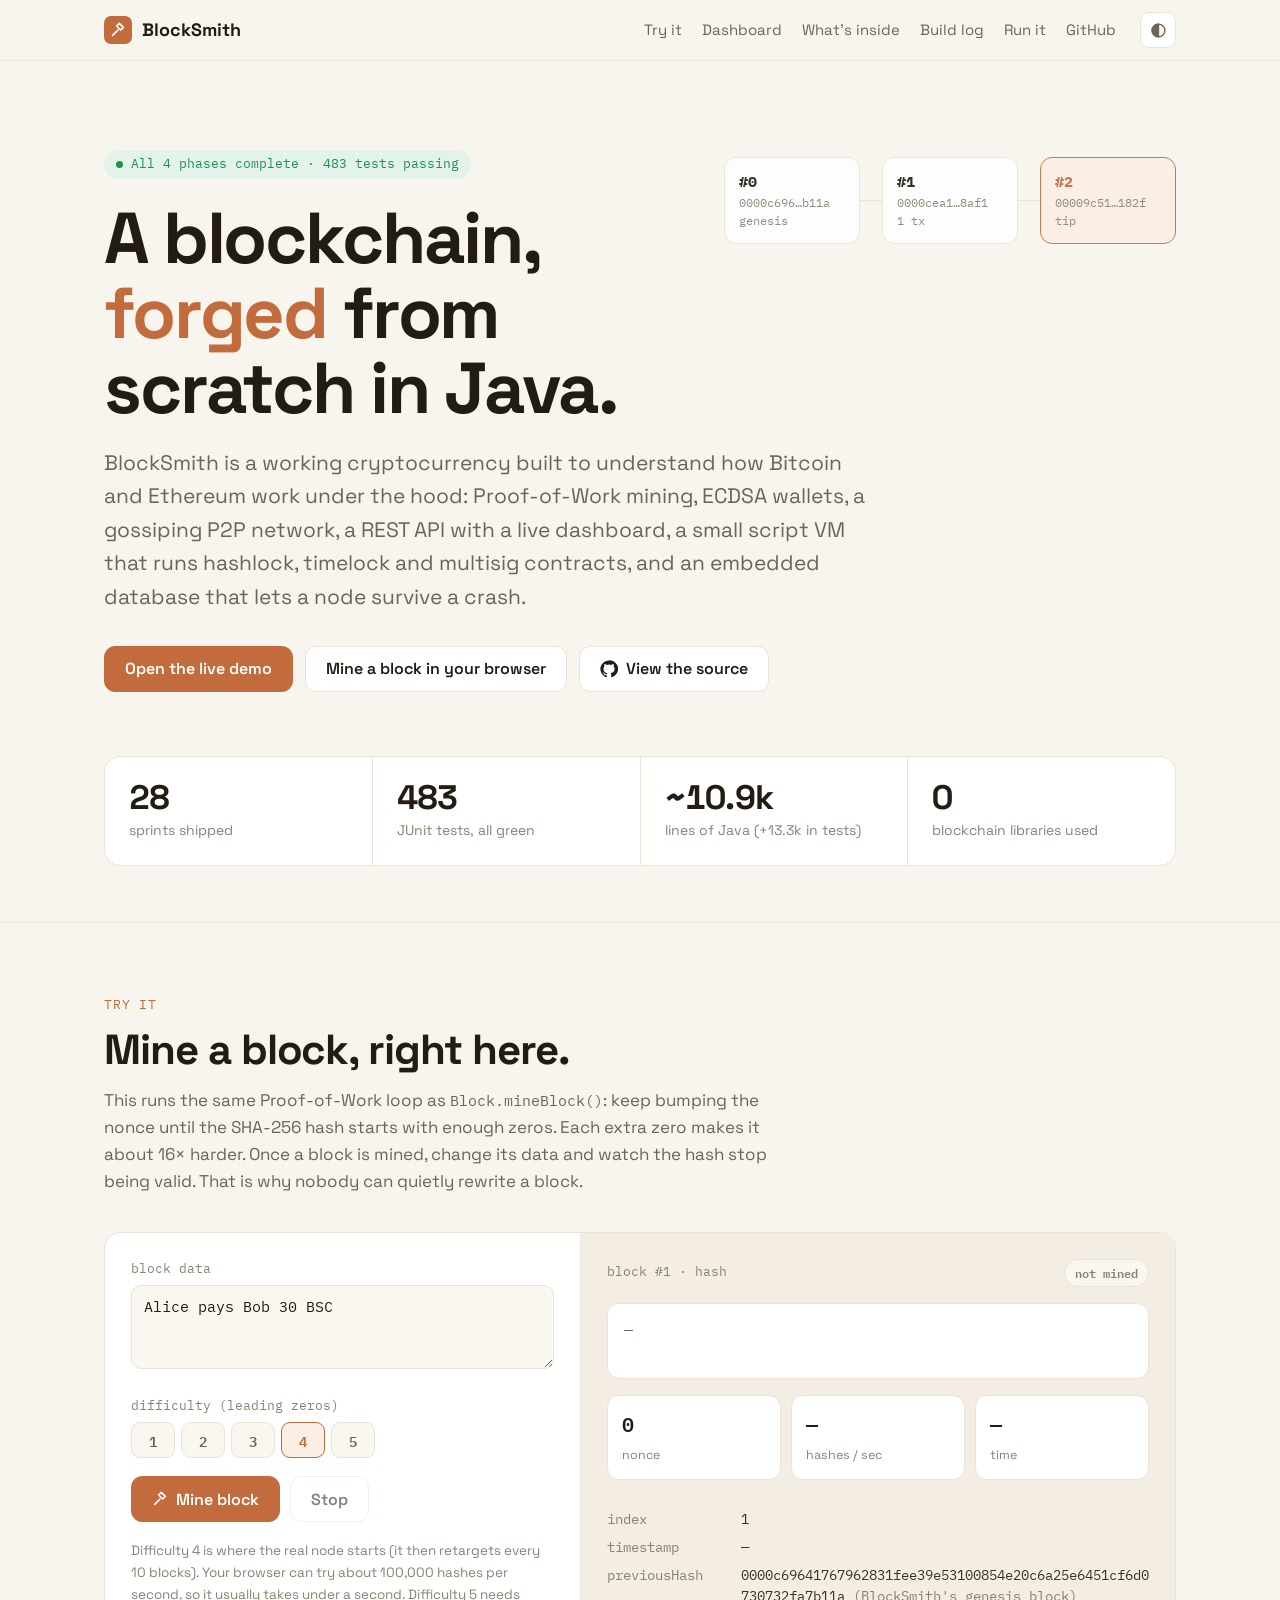
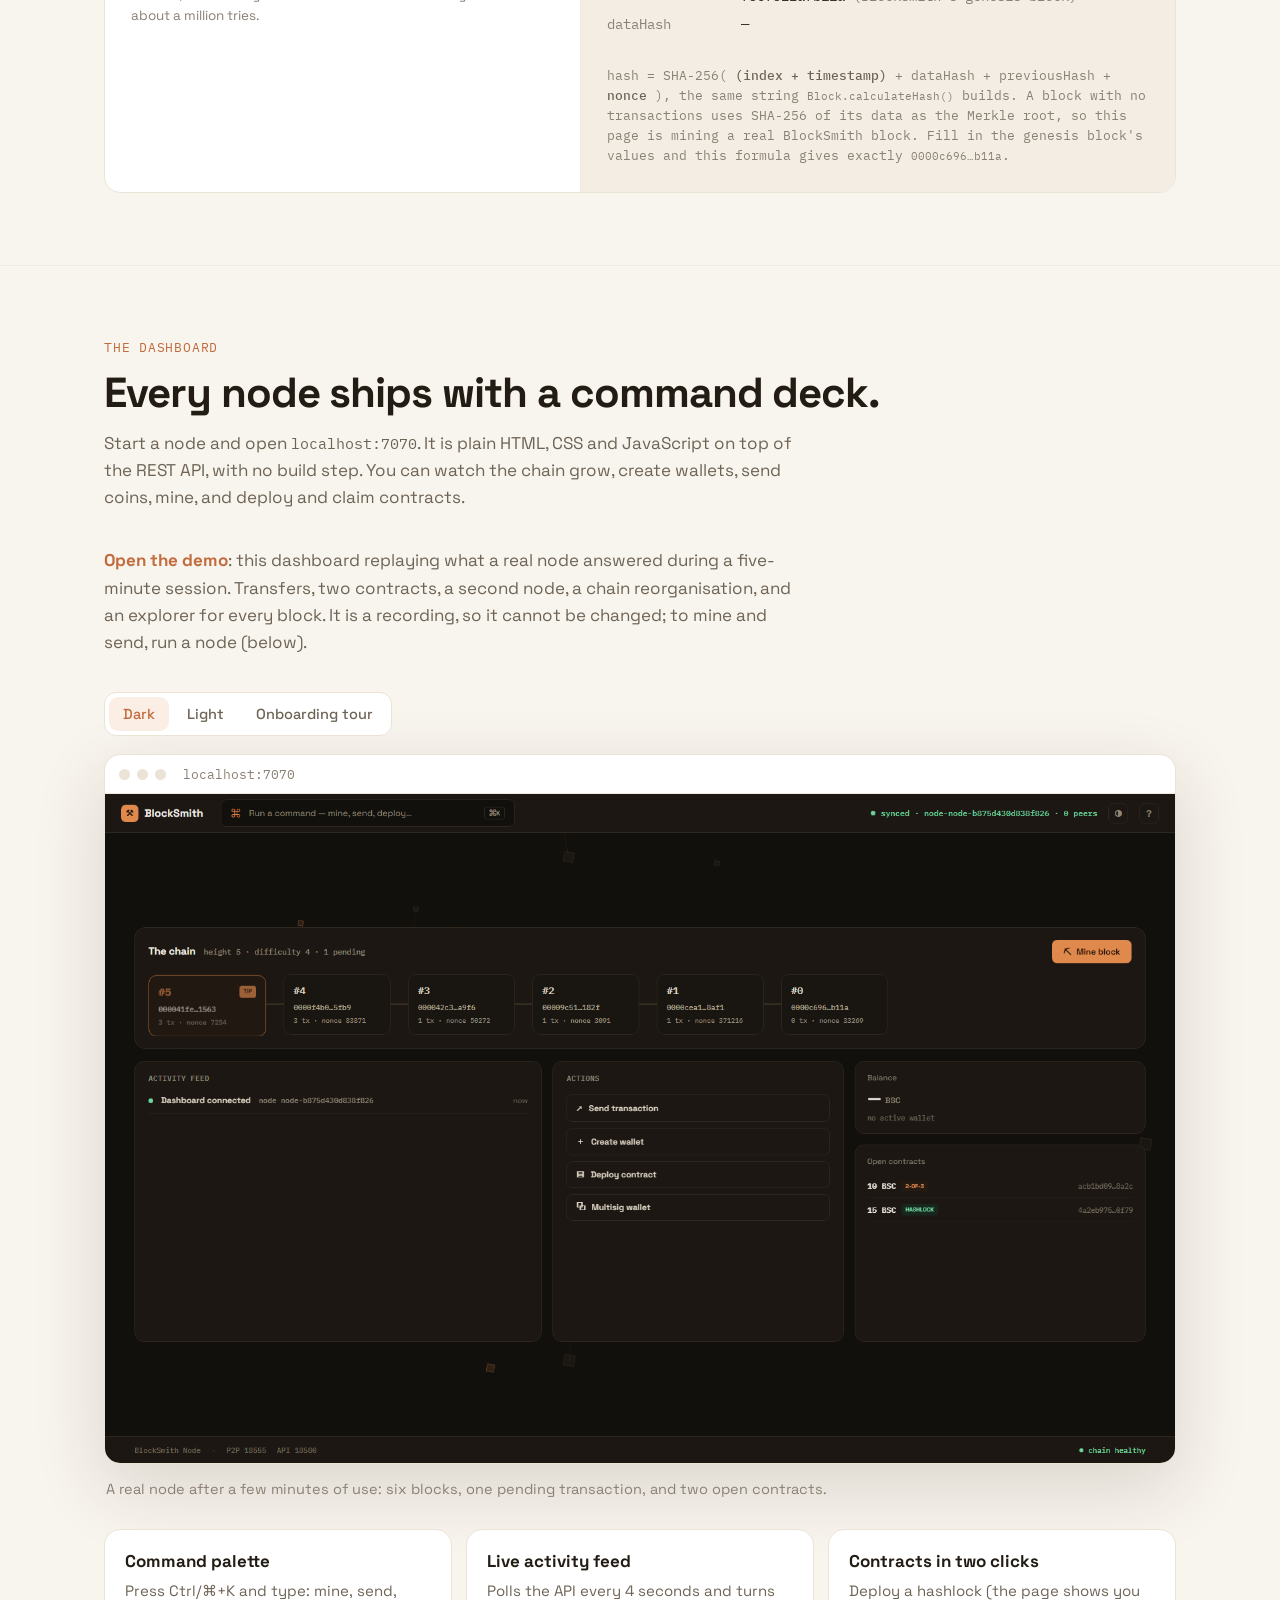
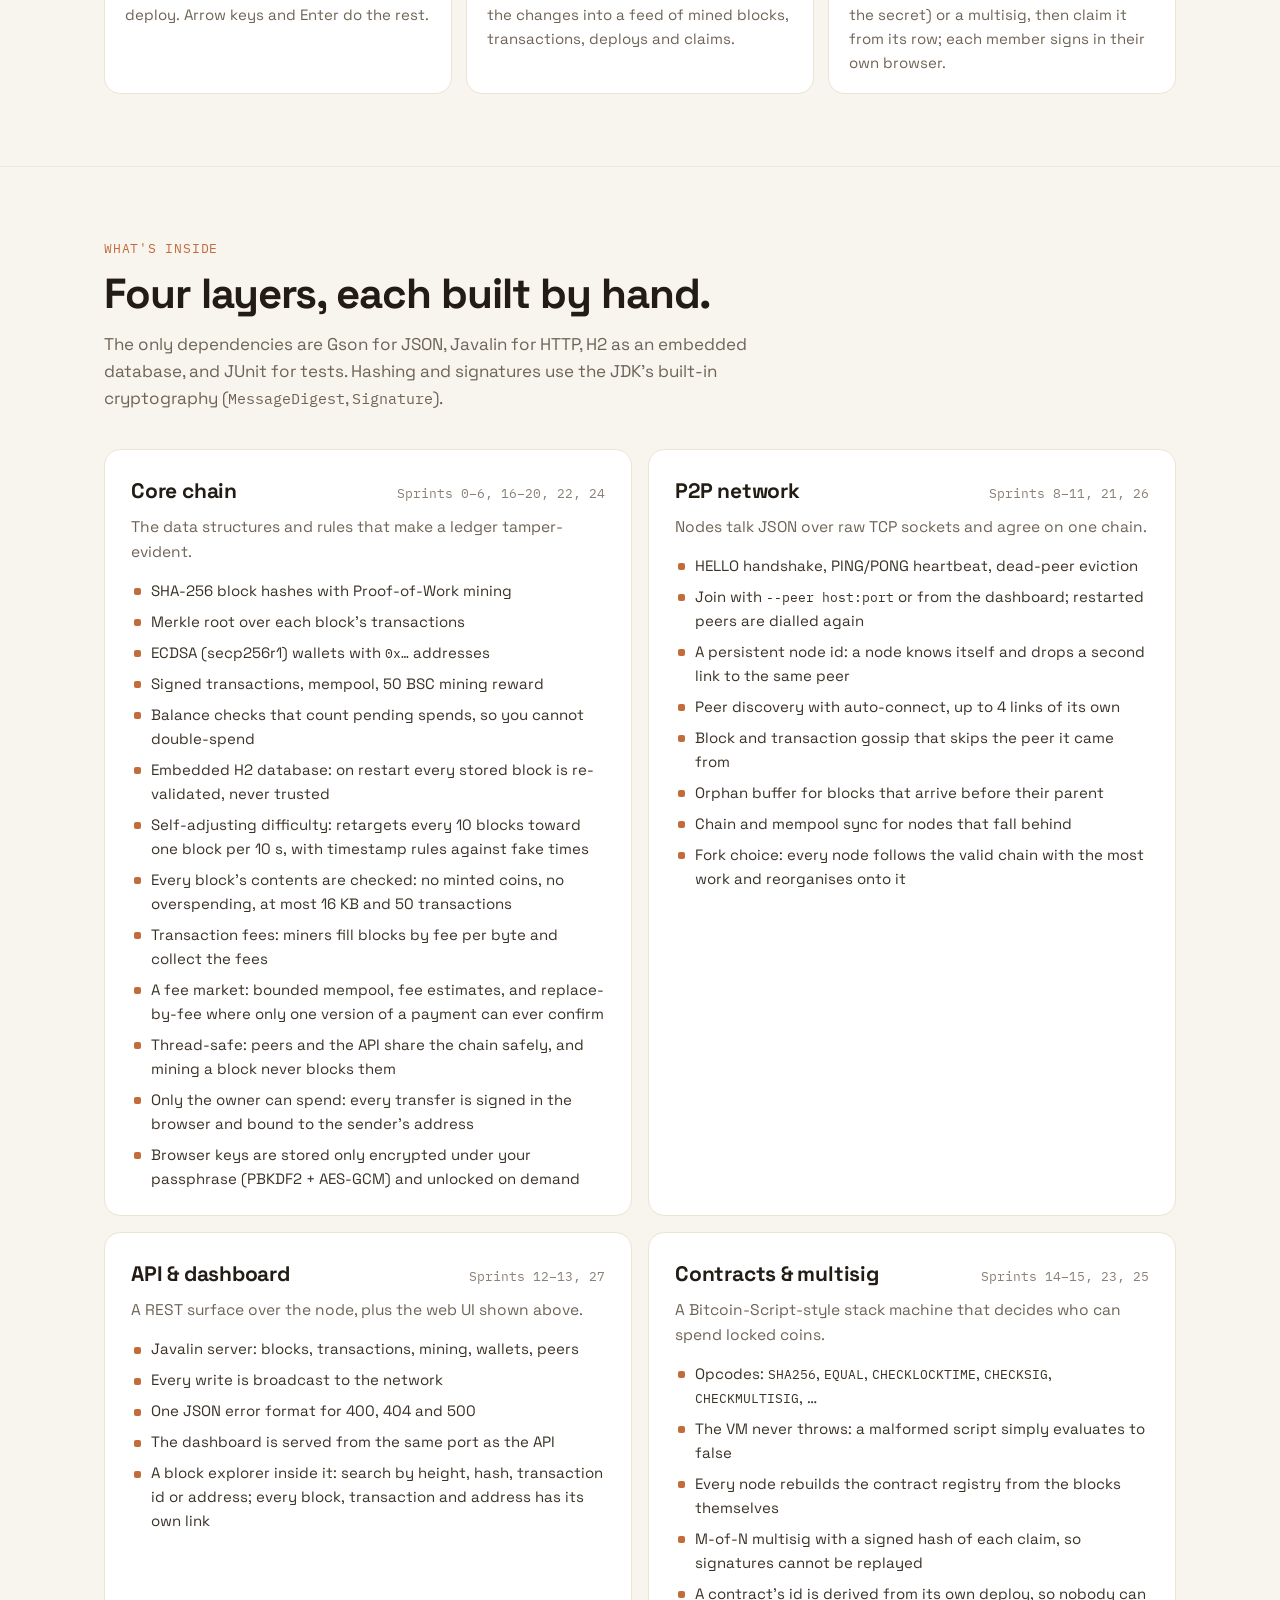
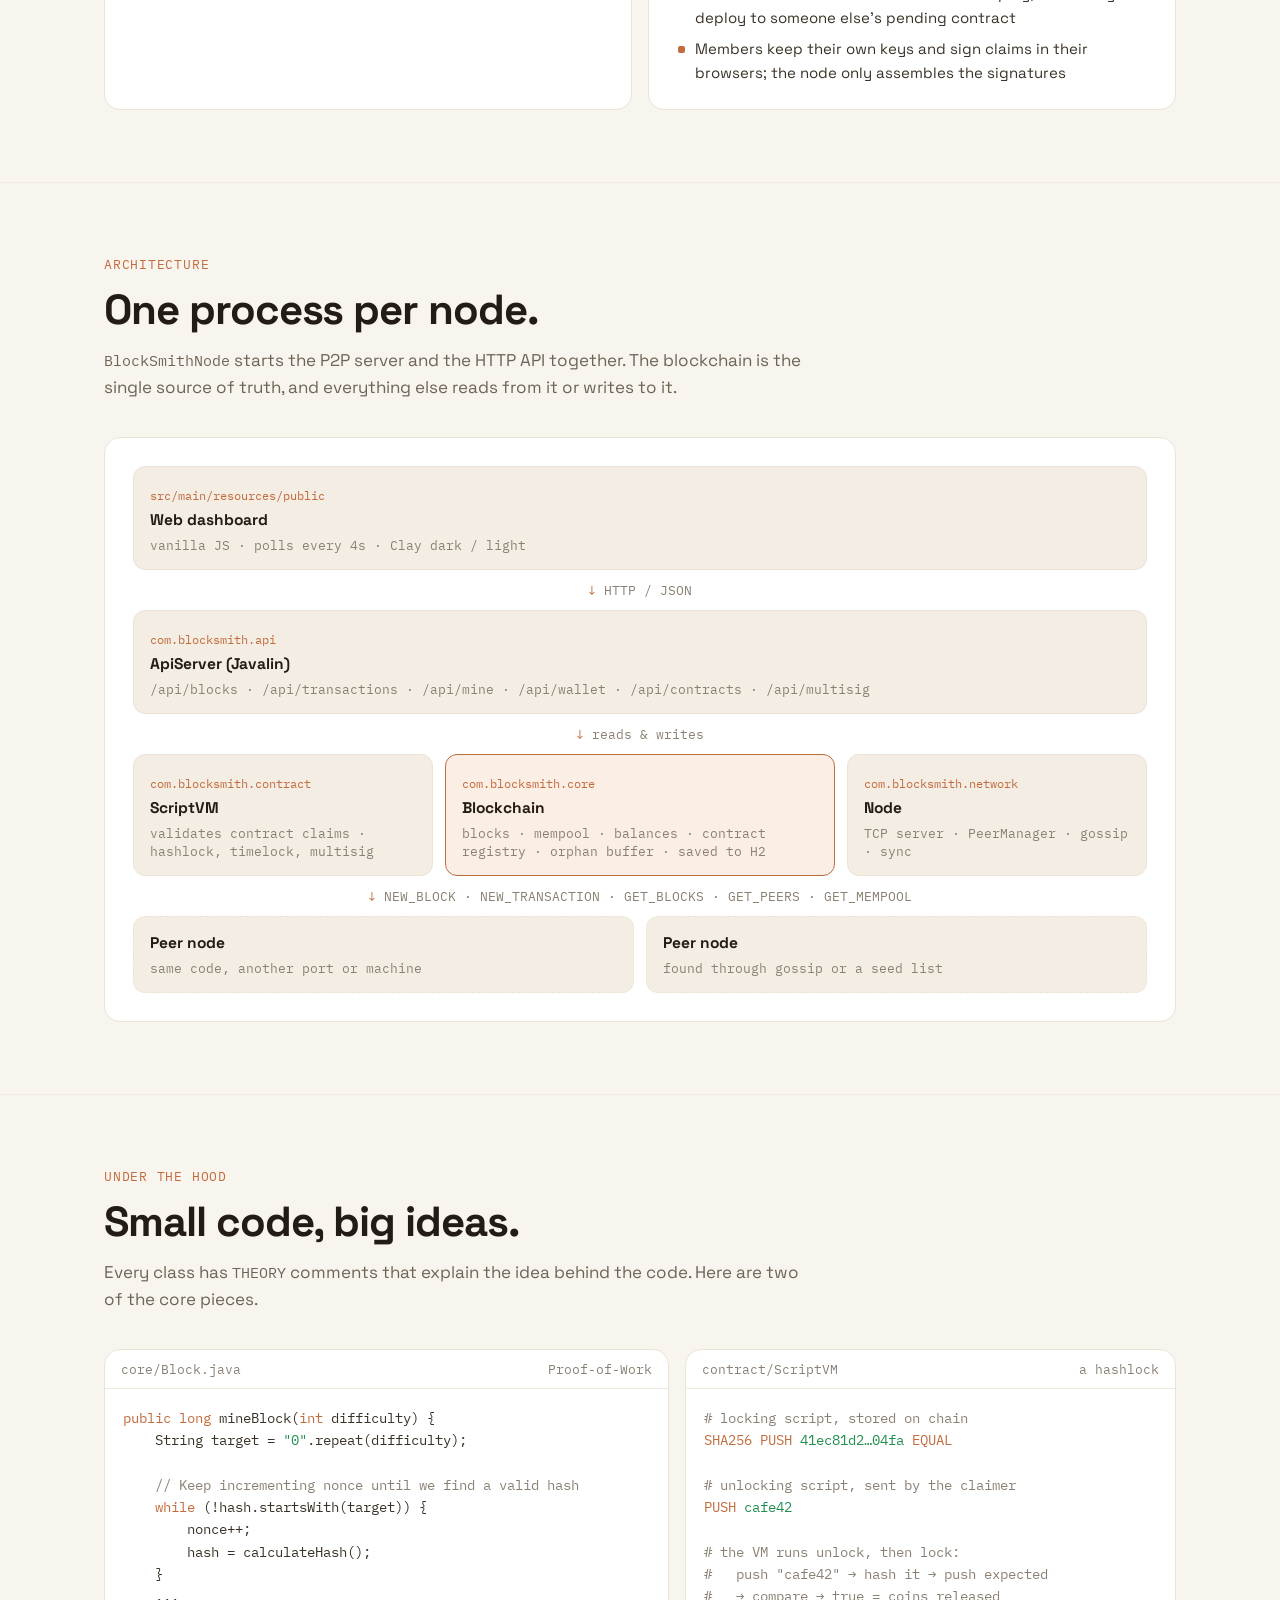
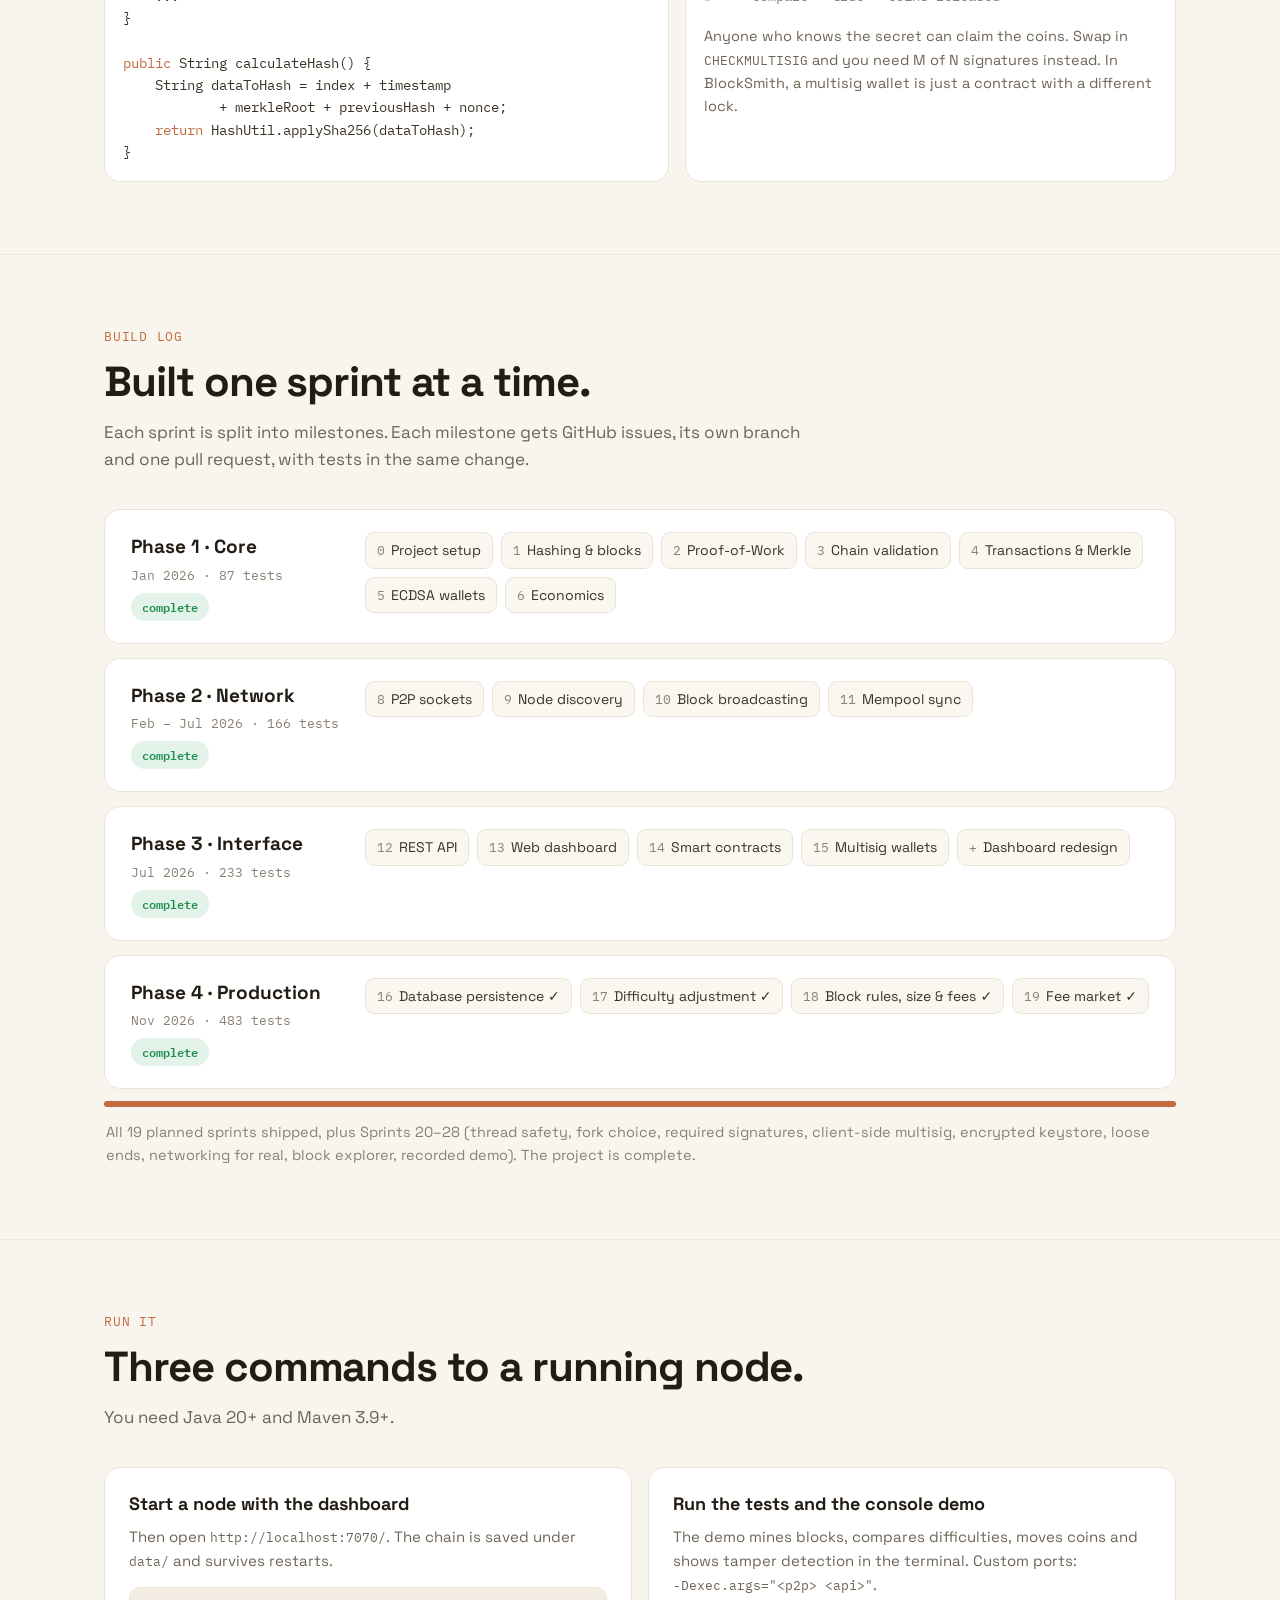
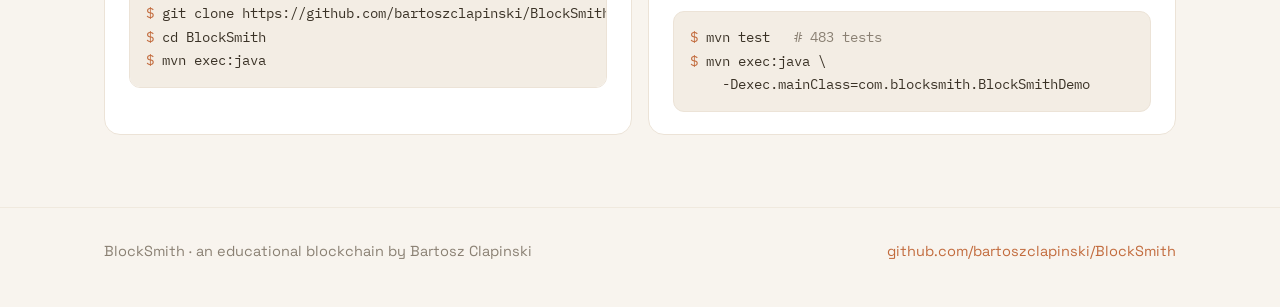
<file: docs/index.html>
<!doctype html>
<html lang="en">
<head>
<meta charset="utf-8">
<meta name="viewport" content="width=device-width, initial-scale=1">
<title>BlockSmith</title>
<meta name="description" content="BlockSmith: a working blockchain built from scratch in Java. Proof-of-Work, ECDSA wallets, a P2P network, a REST API, a web dashboard, a script VM for smart contracts, and multisig.">
<meta property="og:title" content="BlockSmith: a blockchain built from scratch in Java">
<meta property="og:description" content="Proof-of-Work, ECDSA wallets, P2P gossip, REST API, web dashboard, smart contracts, multisig, crash-safe persistence, self-adjusting difficulty and a fee market and a block explorer, with a live demo. 28 sprints, 483 tests.">
<meta property="og:image" content="assets/dashboard-dark.png">
<link rel="icon" href="data:image/svg+xml,%3Csvg xmlns='http://www.w3.org/2000/svg' viewBox='0 0 32 32'%3E%3Crect width='32' height='32' rx='7' fill='%23e0894c'/%3E%3Cpath d='M9 22l7-7m-3-4l4-4 6 6-4 4z' stroke='%2320120a' stroke-width='2.6' fill='none' stroke-linecap='round' stroke-linejoin='round'/%3E%3C/svg%3E">
<link rel="preconnect" href="https://fonts.googleapis.com">
<link rel="preconnect" href="https://fonts.gstatic.com" crossorigin>
<link href="https://fonts.googleapis.com/css2?family=Space+Grotesk:wght@400;500;600;700&family=IBM+Plex+Mono:wght@400;500;600&display=swap" rel="stylesheet">
<script>
  // Apply the saved theme before first paint (same convention as the dashboard).
  (function () {
    var t = null;
    try { t = localStorage.getItem("bs_site_theme"); } catch (e) {}
    if (!t) t = window.matchMedia && window.matchMedia("(prefers-color-scheme: light)").matches ? "light" : "dark";
    if (t === "light") document.documentElement.setAttribute("data-theme", "light");
  })();
</script>
<style>
  /* "Clay" palette, shared with the node dashboard (src/main/resources/public/style.css). */
  :root {
    --bg: #12100c;
    --bg-raised: #16130f;
    --card: #1c1712;
    --border: #2e2820;
    --divider: #241f18;
    --chip: #191510;
    --tint: #251a11;
    --accent: #e0894c;
    --accent-hover: #ed975a;
    --on-accent: #20120a;
    --text: #f0ebe2;
    --text-soft: #ddd4c5;
    --text-mid: #b0a794;
    --muted: #8f8677;
    --green: #6fd6a0;
    --green-bg: #17271d;
    --amber: #e0a24e;
    --red: #f08a6a;
    --red-bg: #2a140e;
    --shadow: 0 24px 70px rgba(0, 0, 0, .55);
    --font-ui: 'Space Grotesk', system-ui, -apple-system, 'Segoe UI', Roboto, sans-serif;
    --font-mono: 'IBM Plex Mono', ui-monospace, 'Cascadia Code', Consolas, monospace;
    color-scheme: dark;
  }
  :root[data-theme="light"] {
    --bg: #f8f4ee;
    --bg-raised: #f3ede4;
    --card: #ffffff;
    --border: #ece3d7;
    --divider: #f0e9de;
    --chip: #faf6f0;
    --tint: #fbeee5;
    --accent: #c26b3d;
    --accent-hover: #b25f31;
    --on-accent: #ffffff;
    --text: #221c14;
    --text-soft: #3a3226;
    --text-mid: #6e6456;
    --muted: #8a8073;
    --green: #1f8f4e;
    --green-bg: #e3f3ea;
    --amber: #b8761c;
    --red: #b23c1e;
    --red-bg: #fdeee2;
    --shadow: 0 24px 70px rgba(70, 52, 34, .16);
    color-scheme: light;
  }

  * { box-sizing: border-box; }
  html { scroll-behavior: smooth; }
  @media (prefers-reduced-motion: reduce) { html { scroll-behavior: auto; } }
  body {
    margin: 0;
    background: var(--bg);
    color: var(--text);
    font-family: var(--font-ui);
    font-size: 17px;
    line-height: 1.6;
    -webkit-font-smoothing: antialiased;
  }
  a { color: var(--accent); text-decoration: none; }
  a:hover { color: var(--accent-hover); text-decoration: underline; }
  code, .mono { font-family: var(--font-mono); font-size: .88em; }
  :focus-visible { outline: 2px solid var(--accent); outline-offset: 2px; border-radius: 4px; }

  .wrap { max-width: 1120px; margin: 0 auto; padding: 0 24px; }
  @media (max-width: 600px) { .wrap { padding: 0 16px; } }

  /* ---------- top bar ---------- */
  .top {
    position: sticky; top: 0; z-index: 20;
    background: color-mix(in srgb, var(--bg) 86%, transparent);
    backdrop-filter: blur(10px);
    border-bottom: 1px solid var(--divider);
  }
  .top .wrap { display: flex; align-items: center; gap: 24px; height: 60px; }
  .brand { display: flex; align-items: center; gap: 10px; font-weight: 700; font-size: 18px; color: var(--text); }
  .brand:hover { text-decoration: none; color: var(--text); }
  .logo {
    width: 28px; height: 28px; border-radius: 7px; background: var(--accent);
    display: grid; place-items: center; color: var(--on-accent);
  }
  .nav { display: flex; gap: 20px; margin-left: auto; font-size: 15px; }
  .nav a { color: var(--text-mid); }
  .nav a:hover { color: var(--text); text-decoration: none; }
  .icon-btn {
    width: 36px; height: 36px; border-radius: 9px; border: 1px solid var(--border);
    background: var(--card); color: var(--text-mid); display: grid; place-items: center; cursor: pointer;
  }
  .icon-btn:hover { color: var(--text); border-color: var(--muted); }
  @media (max-width: 760px) { .nav { display: none; } .top .icon-btn { margin-left: auto; } }

  /* ---------- hero ---------- */
  .hero { padding: 88px 0 56px; position: relative; overflow: hidden; }
  .eyebrow {
    display: inline-flex; align-items: center; gap: 8px;
    font-family: var(--font-mono); font-size: 13px; color: var(--green);
    background: var(--green-bg); border-radius: 999px; padding: 4px 12px;
  }
  .eyebrow::before { content: ""; width: 7px; height: 7px; border-radius: 50%; background: currentColor; }
  h1 {
    font-size: clamp(40px, 6.4vw, 72px); line-height: 1.04; letter-spacing: -.03em;
    margin: 22px 0 20px; font-weight: 700; max-width: 14ch;
  }
  h1 em { font-style: normal; color: var(--accent); }
  .lead { font-size: clamp(18px, 2vw, 21px); color: var(--text-mid); max-width: 60ch; margin: 0 0 32px; }
  .cta { display: flex; flex-wrap: wrap; gap: 12px; }
  .btn {
    display: inline-flex; align-items: center; gap: 8px; height: 46px; padding: 0 20px;
    border-radius: 11px; font-weight: 600; font-size: 16px; border: 1px solid var(--border);
    background: var(--card); color: var(--text); cursor: pointer; font-family: inherit;
  }
  .btn:hover { text-decoration: none; color: var(--text); border-color: var(--muted); }
  .btn.primary { background: var(--accent); border-color: var(--accent); color: var(--on-accent); }
  .btn.primary:hover { background: var(--accent-hover); border-color: var(--accent-hover); color: var(--on-accent); }
  .btn:disabled { opacity: .55; cursor: default; }

  .stats {
    display: grid; grid-template-columns: repeat(4, 1fr); gap: 1px; margin-top: 64px;
    background: var(--border); border: 1px solid var(--border); border-radius: 16px; overflow: hidden;
  }
  .stat { background: var(--card); padding: 22px 24px; }
  .stat b { display: block; font-size: 34px; letter-spacing: -.02em; line-height: 1.1; font-variant-numeric: tabular-nums; }
  .stat span { color: var(--muted); font-size: 14px; }
  @media (max-width: 760px) { .stats { grid-template-columns: repeat(2, 1fr); } }

  /* decorative chain behind the hero */
  .hero-chain {
    position: absolute; right: max(24px, calc((100vw - 1120px) / 2 + 24px)); top: 96px; display: flex; gap: 0; align-items: center;
    opacity: .9; pointer-events: none;
  }
  .hero-chain .blk {
    width: 136px; padding: 12px 14px; white-space: nowrap; border: 1px solid var(--border); border-radius: 12px;
    background: var(--card); font-family: var(--font-mono); font-size: 11.5px; color: var(--muted);
  }
  .hero-chain .blk b { display: block; color: var(--text); font-size: 15px; font-family: var(--font-mono); }
  .hero-chain .blk.tip { border-color: var(--accent); background: var(--tint); }
  .hero-chain .blk.tip b { color: var(--accent); }
  .hero-chain .link { width: 22px; height: 1px; background: var(--border); }
  @media (max-width: 1240px) { .hero-chain { display: none; } }

  /* ---------- sections ---------- */
  section { padding: 72px 0; border-top: 1px solid var(--divider); }
  .kicker { font-family: var(--font-mono); font-size: 13px; color: var(--accent); letter-spacing: .06em; text-transform: uppercase; }
  h2 { font-size: clamp(30px, 4vw, 42px); letter-spacing: -.025em; line-height: 1.12; margin: 10px 0 14px; }
  .sub { color: var(--text-mid); max-width: 64ch; margin: 0 0 36px; }
  .card { background: var(--card); border: 1px solid var(--border); border-radius: 16px; }
  /* Grid children default to min-width: auto, so wide <pre> blocks would stretch the
     column past the viewport on phones; let them shrink and scroll inside instead. */
  .code-grid > *, .run > *, .layers > *, .features > *, .arch-row > *, .miner > * { min-width: 0; }

  /* ---------- PoW demo ---------- */
  .miner { display: grid; grid-template-columns: 1fr 1.25fr; gap: 0; overflow: hidden; }
  .miner-in { padding: 26px; border-right: 1px solid var(--divider); display: flex; flex-direction: column; gap: 18px; }
  .miner-out { padding: 26px; display: flex; flex-direction: column; gap: 16px; background: var(--bg-raised); min-width: 0; }
  @media (max-width: 860px) { .miner { grid-template-columns: 1fr; } .miner-in { border-right: 0; border-bottom: 1px solid var(--divider); } }
  label.f { display: block; font-size: 13px; color: var(--muted); margin-bottom: 6px; font-family: var(--font-mono); }
  textarea, select {
    width: 100%; font: 15px/1.5 var(--font-mono); color: var(--text); background: var(--chip);
    border: 1px solid var(--border); border-radius: 10px; padding: 10px 12px;
  }
  textarea { resize: vertical; min-height: 84px; }
  textarea:focus, select:focus { outline: none; border-color: var(--accent); }
  .diff { display: flex; gap: 6px; flex-wrap: wrap; }
  .diff button {
    font: 600 14px var(--font-mono); height: 36px; min-width: 44px; border-radius: 9px; cursor: pointer;
    border: 1px solid var(--border); background: var(--chip); color: var(--text-mid);
  }
  .diff button[aria-pressed="true"] { border-color: var(--accent); color: var(--accent); background: var(--tint); }
  .hint { font-size: 13.5px; color: var(--muted); margin: 0; }
  .row { display: flex; gap: 10px; flex-wrap: wrap; align-items: center; }
  .kv { display: grid; grid-template-columns: 120px 1fr; gap: 6px 14px; font-family: var(--font-mono); font-size: 13.5px; }
  .kv dt { color: var(--muted); }
  .kv dd { margin: 0; color: var(--text-soft); overflow-wrap: anywhere; font-variant-numeric: tabular-nums; }
  @media (max-width: 480px) { .kv { grid-template-columns: 1fr; gap: 0 0; } .kv dd { margin-bottom: 8px; } }
  .hash {
    font: 500 15px/1.55 var(--font-mono); padding: 14px 16px; border-radius: 12px; background: var(--card);
    border: 1px solid var(--border); overflow-wrap: anywhere; color: var(--text-mid); min-height: 76px;
  }
  .hash .z { color: var(--accent); font-weight: 600; }
  .hash.ok { border-color: var(--green); }
  .hash.ok .z { color: var(--green); }
  .hash.bad { border-color: var(--red); background: var(--red-bg); }
  .badge {
    display: inline-flex; align-items: center; gap: 6px; font: 600 12px var(--font-mono);
    padding: 3px 10px; border-radius: 999px; background: var(--chip); color: var(--muted); border: 1px solid var(--border);
  }
  .badge.ok { color: var(--green); background: var(--green-bg); border-color: transparent; }
  .badge.bad { color: var(--red); background: var(--red-bg); border-color: transparent; }
  .badge.next { color: var(--amber); }
  .meter { display: grid; grid-template-columns: repeat(3, 1fr); gap: 10px; }
  .meter div { background: var(--card); border: 1px solid var(--border); border-radius: 12px; padding: 12px 14px; }
  .meter b { display: block; font: 600 20px var(--font-mono); font-variant-numeric: tabular-nums; }
  .meter span { font-size: 12.5px; color: var(--muted); }
  .formula { font-family: var(--font-mono); font-size: 12.5px; color: var(--muted); margin: 0; }
  .formula b { color: var(--text-mid); font-weight: 500; }

  /* ---------- dashboard showcase ---------- */
  .tabs { display: inline-flex; gap: 4px; padding: 4px; border: 1px solid var(--border); border-radius: 12px; background: var(--card); margin-bottom: 18px; flex-wrap: wrap; }
  .tabs button {
    font: 500 14.5px var(--font-ui); border: 0; background: none; color: var(--text-mid);
    padding: 8px 14px; border-radius: 9px; cursor: pointer;
  }
  .tabs button[aria-selected="true"] { background: var(--tint); color: var(--accent); }
  .shot { padding: 0; overflow: hidden; box-shadow: var(--shadow); }
  .shot-bar { display: flex; gap: 7px; align-items: center; padding: 11px 14px; border-bottom: 1px solid var(--divider); }
  .shot-bar i { width: 11px; height: 11px; border-radius: 50%; background: var(--border); }
  .shot-bar span { margin-left: 10px; font: 12.5px var(--font-mono); color: var(--muted); }
  .shot img { display: block; width: 100%; height: auto; }
  .caption { color: var(--muted); font-size: 14.5px; margin: 14px 2px 0; }
  .features { display: grid; grid-template-columns: repeat(3, 1fr); gap: 14px; margin-top: 28px; }
  .features div { padding: 18px 20px; }
  .features b { display: block; margin-bottom: 4px; }
  .features p { margin: 0; color: var(--text-mid); font-size: 15px; }
  @media (max-width: 860px) { .features { grid-template-columns: 1fr; } }

  /* ---------- layers ---------- */
  .layers { display: grid; grid-template-columns: repeat(2, 1fr); gap: 16px; }
  @media (max-width: 760px) { .layers { grid-template-columns: 1fr; } }
  .layer { padding: 24px 26px; }
  .layer header { display: flex; align-items: baseline; justify-content: space-between; gap: 12px; margin-bottom: 8px; }
  .layer h3 { margin: 0; font-size: 21px; letter-spacing: -.01em; }
  .layer .when { font: 12.5px var(--font-mono); color: var(--muted); white-space: nowrap; }
  .layer p { color: var(--text-mid); margin: 0 0 14px; font-size: 15.5px; }
  .layer ul { margin: 0; padding: 0; list-style: none; display: grid; gap: 7px; }
  .layer li { position: relative; padding-left: 20px; font-size: 15px; color: var(--text-soft); }
  .layer li::before { content: ""; position: absolute; left: 3px; top: .62em; width: 7px; height: 7px; border-radius: 2px; background: var(--accent); }

  /* ---------- architecture ---------- */
  .arch { padding: 28px; display: grid; gap: 12px; }
  .arch-row { display: grid; gap: 12px; }
  .arch-row.two { grid-template-columns: 1fr 1fr; }
  .arch-row.three { grid-template-columns: 1fr 1.3fr 1fr; align-items: stretch; }
  @media (max-width: 760px) { .arch-row.two, .arch-row.three { grid-template-columns: 1fr; } }
  .node {
    border: 1px solid var(--border); border-radius: 12px; padding: 14px 16px; background: var(--bg-raised);
  }
  .node b { display: block; font-size: 15.5px; }
  .node small { display: block; font: 12.5px/1.5 var(--font-mono); color: var(--muted); margin-top: 3px; }
  .node.hl { border-color: var(--accent); background: var(--tint); }
  .node.peer { border-style: dashed; }
  .arrow { text-align: center; font: 12.5px var(--font-mono); color: var(--muted); }
  .arrow::before { content: "↓ "; color: var(--accent); }
  .pkg { font: 12px var(--font-mono); color: var(--accent); }

  /* ---------- code ---------- */
  .code-grid { display: grid; grid-template-columns: 1.15fr 1fr; gap: 16px; }
  @media (max-width: 860px) { .code-grid { grid-template-columns: 1fr; } }
  .code { overflow: hidden; }
  .code header { padding: 11px 16px; border-bottom: 1px solid var(--divider); font: 12.5px var(--font-mono); color: var(--muted); display: flex; justify-content: space-between; gap: 12px; }
  pre { margin: 0; padding: 18px; overflow-x: auto; font: 13.5px/1.65 var(--font-mono); color: var(--text-soft); }
  .k { color: var(--accent); }
  .c { color: var(--muted); }
  .s { color: var(--green); }
  .code .note { padding: 0 18px 18px; margin: 0; color: var(--text-mid); font-size: 14.5px; }

  /* ---------- timeline ---------- */
  .timeline { display: grid; gap: 14px; }
  .phase { display: grid; grid-template-columns: 210px 1fr; gap: 24px; padding: 22px 26px; }
  @media (max-width: 760px) { .phase { grid-template-columns: 1fr; gap: 10px; } }
  .phase h3 { margin: 0; font-size: 19px; }
  .phase .meta { font: 12.5px var(--font-mono); color: var(--muted); margin-top: 4px; }
  .phase .status { margin-top: 10px; }
  .sprints { display: flex; flex-wrap: wrap; gap: 8px; align-content: flex-start; }
  .sprint {
    font-size: 14px; padding: 6px 11px; border-radius: 9px; border: 1px solid var(--border);
    background: var(--chip); color: var(--text-soft);
  }
  .sprint i { font-style: normal; font-family: var(--font-mono); color: var(--muted); margin-right: 6px; font-size: 12.5px; }
  .phase.next { border-style: dashed; }
  .phase.next .sprint { color: var(--muted); }
  .phase.next .sprint.done { color: var(--text-soft); border-style: solid; }
  .bar { height: 6px; border-radius: 6px; background: var(--divider); overflow: hidden; margin-top: 12px; }
  .bar span { display: block; height: 100%; background: var(--accent); }

  /* ---------- run ---------- */
  .run { display: grid; grid-template-columns: 1fr 1fr; gap: 16px; }
  @media (max-width: 860px) { .run { grid-template-columns: 1fr; } }
  .run .card { padding: 22px 24px; }
  .run h3 { margin: 0 0 6px; font-size: 18px; }
  .run p { margin: 0 0 14px; color: var(--text-mid); font-size: 15px; }
  .term {
    font: 13.5px/1.75 var(--font-mono); background: var(--bg-raised); border: 1px solid var(--border);
    border-radius: 11px; padding: 14px 16px; overflow-x: auto; white-space: pre; color: var(--text-soft);
  }
  .term .p { color: var(--accent); user-select: none; }

  footer { border-top: 1px solid var(--divider); padding: 32px 0 44px; color: var(--muted); font-size: 14.5px; }
  footer .wrap { display: flex; flex-wrap: wrap; gap: 12px 24px; justify-content: space-between; }
</style>
</head>
<body>

<header class="top">
  <div class="wrap">
    <a class="brand" href="#">
      <span class="logo" aria-hidden="true">
        <svg width="16" height="16" viewBox="0 0 24 24" fill="none" stroke="currentColor" stroke-width="2.6" stroke-linecap="round" stroke-linejoin="round"><path d="M4 20l8-8"/><path d="M10 6l4-4 6 6-4 4z"/></svg>
      </span>
      BlockSmith
    </a>
    <nav class="nav" aria-label="Sections">
      <a href="#mine">Try it</a>
      <a href="#dashboard">Dashboard</a>
      <a href="#inside">What's inside</a>
      <a href="#log">Build log</a>
      <a href="#run">Run it</a>
      <a href="https://github.com/bartoszclapinski/BlockSmith">GitHub</a>
    </nav>
    <button class="icon-btn" id="theme" type="button" aria-label="Toggle light and dark theme">
      <svg width="17" height="17" viewBox="0 0 24 24" fill="none" stroke="currentColor" stroke-width="2"><circle cx="12" cy="12" r="9"/><path d="M12 3a9 9 0 0 0 0 18z" fill="currentColor"/></svg>
    </button>
  </div>
</header>

<main>
  <div class="hero">
    <div class="hero-chain" aria-hidden="true">
      <div class="blk"><b>#0</b>0000c696…b11a<br>genesis</div><div class="link"></div>
      <div class="blk"><b>#1</b>0000cea1…8af1<br>1 tx</div><div class="link"></div>
      <div class="blk tip"><b>#2</b>00009c51…182f<br>tip</div>
    </div>
    <div class="wrap">
      <span class="eyebrow">All 4 phases complete · 483 tests passing</span>
      <h1>A blockchain, <em>forged</em> from scratch in Java.</h1>
      <p class="lead">
        BlockSmith is a working cryptocurrency built to understand how Bitcoin and Ethereum work under the hood:
        Proof-of-Work mining, ECDSA wallets, a gossiping P2P network, a REST API with a live dashboard,
        a small script VM that runs hashlock, timelock and multisig contracts, and an embedded database
        that lets a node survive a crash.
      </p>
      <div class="cta">
        <a class="btn primary" href="demo/">Open the live demo</a>
        <a class="btn" href="#mine">Mine a block in your browser</a>
        <a class="btn" href="https://github.com/bartoszclapinski/BlockSmith">
          <svg width="18" height="18" viewBox="0 0 24 24" fill="currentColor" aria-hidden="true"><path d="M12 .5a11.5 11.5 0 0 0-3.64 22.41c.58.1.79-.25.79-.56v-2c-3.2.7-3.88-1.37-3.88-1.37-.53-1.33-1.28-1.69-1.28-1.69-1.05-.71.08-.7.08-.7 1.16.08 1.77 1.19 1.77 1.19 1.03 1.77 2.7 1.26 3.36.96.1-.75.4-1.26.73-1.55-2.55-.29-5.24-1.28-5.24-5.69 0-1.26.45-2.29 1.19-3.1-.12-.29-.52-1.46.11-3.05 0 0 .97-.31 3.17 1.18a11 11 0 0 1 5.77 0c2.2-1.49 3.17-1.18 3.17-1.18.63 1.59.23 2.76.11 3.05.74.81 1.19 1.84 1.19 3.1 0 4.42-2.7 5.39-5.26 5.68.41.36.78 1.06.78 2.14v3.17c0 .31.21.67.8.56A11.5 11.5 0 0 0 12 .5z"/></svg>
          View the source
        </a>
      </div>

      <div class="stats">
        <div class="stat"><b>28</b><span>sprints shipped</span></div>
        <div class="stat"><b>483</b><span>JUnit tests, all green</span></div>
        <div class="stat"><b>~10.9k</b><span>lines of Java (+13.3k in tests)</span></div>
        <div class="stat"><b>0</b><span>blockchain libraries used</span></div>
      </div>
    </div>
  </div>

  <!-- ===== PoW demo ===== -->
  <section id="mine">
    <div class="wrap">
      <div class="kicker">Try it</div>
      <h2>Mine a block, right here.</h2>
      <p class="sub">
        This runs the same Proof-of-Work loop as <code>Block.mineBlock()</code>: keep bumping the nonce until the
        SHA-256 hash starts with enough zeros. Each extra zero makes it about 16× harder. Once a block is mined,
        change its data and watch the hash stop being valid. That is why nobody can quietly rewrite a block.
      </p>

      <div class="card miner">
        <div class="miner-in">
          <div>
            <label class="f" for="data">block data</label>
            <textarea id="data" spellcheck="false">Alice pays Bob 30 BSC</textarea>
          </div>
          <div>
            <label class="f" id="diff-label">difficulty (leading zeros)</label>
            <div class="diff" role="group" aria-labelledby="diff-label" id="diff">
              <button type="button" data-d="1" aria-pressed="false">1</button>
              <button type="button" data-d="2" aria-pressed="false">2</button>
              <button type="button" data-d="3" aria-pressed="false">3</button>
              <button type="button" data-d="4" aria-pressed="true">4</button>
              <button type="button" data-d="5" aria-pressed="false">5</button>
            </div>
          </div>
          <div class="row">
            <button class="btn primary" id="mine-btn" type="button">
              <svg width="16" height="16" viewBox="0 0 24 24" fill="none" stroke="currentColor" stroke-width="2.4" stroke-linecap="round" stroke-linejoin="round" aria-hidden="true"><path d="M4 20l8-8"/><path d="M10 6l4-4 6 6-4 4z"/></svg>
              Mine block
            </button>
            <button class="btn" id="stop-btn" type="button" disabled>Stop</button>
          </div>
          <p class="hint">Difficulty 4 is where the real node starts (it then retargets every 10 blocks). Your browser can try about 100,000 hashes per second, so it usually takes under a second. Difficulty 5 needs about a million tries.</p>
        </div>

        <div class="miner-out" aria-live="polite">
          <div class="row" style="justify-content: space-between">
            <span class="f mono" style="color: var(--muted); font-size: 13px">block #1 · hash</span>
            <span class="badge" id="status">not mined</span>
          </div>
          <div class="hash" id="hash">—</div>
          <div class="meter">
            <div><b id="m-nonce">0</b><span>nonce</span></div>
            <div><b id="m-rate">—</b><span>hashes / sec</span></div>
            <div><b id="m-time">—</b><span>time</span></div>
          </div>
          <dl class="kv">
            <dt>index</dt><dd>1</dd>
            <dt>timestamp</dt><dd id="kv-ts">—</dd>
            <dt>previousHash</dt><dd>0000c69641767962831fee39e53100854e20c6a25e6451cf6d0730732fa7b11a <span style="color: var(--muted)">(BlockSmith's genesis block)</span></dd>
            <dt>dataHash</dt><dd id="kv-root">—</dd>
          </dl>
          <p class="formula">hash = SHA-256( <b>(index + timestamp)</b> + dataHash + previousHash + <b>nonce</b> ), the same string <code>Block.calculateHash()</code> builds. A block with no transactions uses SHA-256 of its data as the Merkle root, so this page is mining a real BlockSmith block. Fill in the genesis block's values and this formula gives exactly <code>0000c696…b11a</code>.</p>
        </div>
      </div>
    </div>
  </section>

  <!-- ===== dashboard ===== -->
  <section id="dashboard">
    <div class="wrap">
      <div class="kicker">The dashboard</div>
      <h2>Every node ships with a command deck.</h2>
      <p class="sub">
        Start a node and open <code>localhost:7070</code>. It is plain HTML, CSS and JavaScript on top of the REST API,
        with no build step. You can watch the chain grow, create wallets, send coins, mine, and deploy and claim contracts.
      </p>
      <p class="sub">
        <a href="demo/"><b>Open the demo</b></a>: this dashboard replaying what a real node answered during a
        five-minute session. Transfers, two contracts, a second node, a chain reorganisation, and an explorer for every
        block. It is a recording, so it cannot be changed; to mine and send, run a node (below).
      </p>

      <div class="tabs" role="tablist" aria-label="Dashboard screenshots">
        <button role="tab" aria-selected="true" data-shot="dark">Dark</button>
        <button role="tab" aria-selected="false" data-shot="light">Light</button>
        <button role="tab" aria-selected="false" data-shot="tour">Onboarding tour</button>
      </div>
      <div class="card shot">
        <div class="shot-bar" aria-hidden="true"><i></i><i></i><i></i><span>localhost:7070</span></div>
        <img id="shot-img" src="assets/dashboard-dark.png" width="1600" height="1000" loading="lazy"
             alt="BlockSmith dashboard, dark theme: a row of six mined blocks, an activity feed, action buttons, and two open contracts (a 2-of-3 multisig and a hashlock).">
      </div>
      <p class="caption" id="shot-cap">A real node after a few minutes of use: six blocks, one pending transaction, and two open contracts.</p>

      <div class="features">
        <div class="card"><b>Command palette</b><p>Press Ctrl/⌘+K and type: mine, send, deploy. Arrow keys and Enter do the rest.</p></div>
        <div class="card"><b>Live activity feed</b><p>Polls the API every 4 seconds and turns the changes into a feed of mined blocks, transactions, deploys and claims.</p></div>
        <div class="card"><b>Contracts in two clicks</b><p>Deploy a hashlock (the page shows you the secret) or a multisig, then claim it from its row; each member signs in their own browser.</p></div>
      </div>
    </div>
  </section>

  <!-- ===== layers ===== -->
  <section id="inside">
    <div class="wrap">
      <div class="kicker">What's inside</div>
      <h2>Four layers, each built by hand.</h2>
      <p class="sub">
        The only dependencies are Gson for JSON, Javalin for HTTP, H2 as an embedded database, and JUnit for tests.
        Hashing and signatures use the JDK's built-in cryptography (<code>MessageDigest</code>, <code>Signature</code>).
      </p>

      <div class="layers">
        <article class="card layer">
          <header><h3>Core chain</h3><span class="when">Sprints 0–6, 16–20, 22, 24</span></header>
          <p>The data structures and rules that make a ledger tamper-evident.</p>
          <ul>
            <li>SHA-256 block hashes with Proof-of-Work mining</li>
            <li>Merkle root over each block's transactions</li>
            <li>ECDSA (secp256r1) wallets with <code>0x…</code> addresses</li>
            <li>Signed transactions, mempool, 50 BSC mining reward</li>
            <li>Balance checks that count pending spends, so you cannot double-spend</li>
            <li>Embedded H2 database: on restart every stored block is re-validated, never trusted</li>
            <li>Self-adjusting difficulty: retargets every 10 blocks toward one block per 10 s, with timestamp rules against fake times</li>
            <li>Every block's contents are checked: no minted coins, no overspending, at most 16 KB and 50 transactions</li>
            <li>Transaction fees: miners fill blocks by fee per byte and collect the fees</li>
            <li>A fee market: bounded mempool, fee estimates, and replace-by-fee where only one version of a payment can ever confirm</li>
            <li>Thread-safe: peers and the API share the chain safely, and mining a block never blocks them</li>
            <li>Only the owner can spend: every transfer is signed in the browser and bound to the sender's address</li>
            <li>Browser keys are stored only encrypted under your passphrase (PBKDF2 + AES-GCM) and unlocked on demand</li>
          </ul>
        </article>
        <article class="card layer">
          <header><h3>P2P network</h3><span class="when">Sprints 8–11, 21, 26</span></header>
          <p>Nodes talk JSON over raw TCP sockets and agree on one chain.</p>
          <ul>
            <li>HELLO handshake, PING/PONG heartbeat, dead-peer eviction</li>
            <li>Join with <code>--peer host:port</code> or from the dashboard; restarted peers are dialled again</li>
            <li>A persistent node id: a node knows itself and drops a second link to the same peer</li>
            <li>Peer discovery with auto-connect, up to 4 links of its own</li>
            <li>Block and transaction gossip that skips the peer it came from</li>
            <li>Orphan buffer for blocks that arrive before their parent</li>
            <li>Chain and mempool sync for nodes that fall behind</li>
            <li>Fork choice: every node follows the valid chain with the most work and reorganises onto it</li>
          </ul>
        </article>
        <article class="card layer">
          <header><h3>API &amp; dashboard</h3><span class="when">Sprints 12–13, 27</span></header>
          <p>A REST surface over the node, plus the web UI shown above.</p>
          <ul>
            <li>Javalin server: blocks, transactions, mining, wallets, peers</li>
            <li>Every write is broadcast to the network</li>
            <li>One JSON error format for 400, 404 and 500</li>
            <li>The dashboard is served from the same port as the API</li>
            <li>A block explorer inside it: search by height, hash, transaction id or address; every block, transaction and address has its own link</li>
          </ul>
        </article>
        <article class="card layer">
          <header><h3>Contracts &amp; multisig</h3><span class="when">Sprints 14–15, 23, 25</span></header>
          <p>A Bitcoin-Script-style stack machine that decides who can spend locked coins.</p>
          <ul>
            <li>Opcodes: <code>SHA256</code>, <code>EQUAL</code>, <code>CHECKLOCKTIME</code>, <code>CHECKSIG</code>, <code>CHECKMULTISIG</code>, …</li>
            <li>The VM never throws: a malformed script simply evaluates to false</li>
            <li>Every node rebuilds the contract registry from the blocks themselves</li>
            <li>M-of-N multisig with a signed hash of each claim, so signatures cannot be replayed</li>
            <li>A contract's id is derived from its own deploy, so nobody can deploy to someone else's pending contract</li>
            <li>Members keep their own keys and sign claims in their browsers; the node only assembles the signatures</li>
          </ul>
        </article>
      </div>
    </div>
  </section>

  <!-- ===== architecture ===== -->
  <section id="architecture">
    <div class="wrap">
      <div class="kicker">Architecture</div>
      <h2>One process per node.</h2>
      <p class="sub"><code>BlockSmithNode</code> starts the P2P server and the HTTP API together. The blockchain is the single source of truth, and everything else reads from it or writes to it.</p>

      <div class="card arch">
        <div class="arch-row">
          <div class="node"><span class="pkg">src/main/resources/public</span><b>Web dashboard</b><small>vanilla JS · polls every 4s · Clay dark / light</small></div>
        </div>
        <div class="arrow">HTTP / JSON</div>
        <div class="arch-row">
          <div class="node"><span class="pkg">com.blocksmith.api</span><b>ApiServer (Javalin)</b><small>/api/blocks · /api/transactions · /api/mine · /api/wallet · /api/contracts · /api/multisig</small></div>
        </div>
        <div class="arrow">reads &amp; writes</div>
        <div class="arch-row three">
          <div class="node"><span class="pkg">com.blocksmith.contract</span><b>ScriptVM</b><small>validates contract claims · hashlock, timelock, multisig</small></div>
          <div class="node hl"><span class="pkg">com.blocksmith.core</span><b>Blockchain</b><small>blocks · mempool · balances · contract registry · orphan buffer · saved to H2</small></div>
          <div class="node"><span class="pkg">com.blocksmith.network</span><b>Node</b><small>TCP server · PeerManager · gossip · sync</small></div>
        </div>
        <div class="arrow">NEW_BLOCK · NEW_TRANSACTION · GET_BLOCKS · GET_PEERS · GET_MEMPOOL</div>
        <div class="arch-row two">
          <div class="node peer"><b>Peer node</b><small>same code, another port or machine</small></div>
          <div class="node peer"><b>Peer node</b><small>found through gossip or a seed list</small></div>
        </div>
      </div>
    </div>
  </section>

  <!-- ===== code ===== -->
  <section id="code">
    <div class="wrap">
      <div class="kicker">Under the hood</div>
      <h2>Small code, big ideas.</h2>
      <p class="sub">Every class has <code>THEORY</code> comments that explain the idea behind the code. Here are two of the core pieces.</p>

      <div class="code-grid">
        <div class="card code">
          <header><span>core/Block.java</span><span>Proof-of-Work</span></header>
<pre><span class="k">public long</span> mineBlock(<span class="k">int</span> difficulty) {
    String target = <span class="s">"0"</span>.repeat(difficulty);

    <span class="c">// Keep incrementing nonce until we find a valid hash</span>
    <span class="k">while</span> (!hash.startsWith(target)) {
        nonce++;
        hash = calculateHash();
    }
    ...
}

<span class="k">public</span> String calculateHash() {
    String dataToHash = index + timestamp
            + merkleRoot + previousHash + nonce;
    <span class="k">return</span> HashUtil.applySha256(dataToHash);
}</pre>
        </div>
        <div class="card code">
          <header><span>contract/ScriptVM</span><span>a hashlock</span></header>
<pre><span class="c"># locking script, stored on chain</span>
<span class="k">SHA256</span> <span class="k">PUSH</span> <span class="s">41ec81d2…04fa</span> <span class="k">EQUAL</span>

<span class="c"># unlocking script, sent by the claimer</span>
<span class="k">PUSH</span> <span class="s">cafe42</span>

<span class="c"># the VM runs unlock, then lock:</span>
<span class="c">#   push "cafe42" → hash it → push expected</span>
<span class="c">#   → compare → true = coins released</span></pre>
          <p class="note">Anyone who knows the secret can claim the coins. Swap in <code>CHECKMULTISIG</code> and you need M of N signatures instead. In BlockSmith, a multisig wallet is just a contract with a different lock.</p>
        </div>
      </div>
    </div>
  </section>

  <!-- ===== timeline ===== -->
  <section id="log">
    <div class="wrap">
      <div class="kicker">Build log</div>
      <h2>Built one sprint at a time.</h2>
      <p class="sub">Each sprint is split into milestones. Each milestone gets GitHub issues, its own branch and one pull request, with tests in the same change.</p>

      <div class="timeline">
        <article class="card phase">
          <div>
            <h3>Phase 1 · Core</h3>
            <div class="meta">Jan 2026 · 87 tests</div>
            <div class="status"><span class="badge ok">complete</span></div>
          </div>
          <div class="sprints">
            <span class="sprint"><i>0</i>Project setup</span>
            <span class="sprint"><i>1</i>Hashing &amp; blocks</span>
            <span class="sprint"><i>2</i>Proof-of-Work</span>
            <span class="sprint"><i>3</i>Chain validation</span>
            <span class="sprint"><i>4</i>Transactions &amp; Merkle</span>
            <span class="sprint"><i>5</i>ECDSA wallets</span>
            <span class="sprint"><i>6</i>Economics</span>
          </div>
        </article>
        <article class="card phase">
          <div>
            <h3>Phase 2 · Network</h3>
            <div class="meta">Feb – Jul 2026 · 166 tests</div>
            <div class="status"><span class="badge ok">complete</span></div>
          </div>
          <div class="sprints">
            <span class="sprint"><i>8</i>P2P sockets</span>
            <span class="sprint"><i>9</i>Node discovery</span>
            <span class="sprint"><i>10</i>Block broadcasting</span>
            <span class="sprint"><i>11</i>Mempool sync</span>
          </div>
        </article>
        <article class="card phase">
          <div>
            <h3>Phase 3 · Interface</h3>
            <div class="meta">Jul 2026 · 233 tests</div>
            <div class="status"><span class="badge ok">complete</span></div>
          </div>
          <div class="sprints">
            <span class="sprint"><i>12</i>REST API</span>
            <span class="sprint"><i>13</i>Web dashboard</span>
            <span class="sprint"><i>14</i>Smart contracts</span>
            <span class="sprint"><i>15</i>Multisig wallets</span>
            <span class="sprint"><i>+</i>Dashboard redesign</span>
          </div>
        </article>
        <article class="card phase">
          <div>
            <h3>Phase 4 · Production</h3>
            <div class="meta">Nov 2026 · 483 tests</div>
            <div class="status"><span class="badge ok">complete</span></div>
          </div>
          <div class="sprints">
            <span class="sprint done"><i>16</i>Database persistence ✓</span>
            <span class="sprint done"><i>17</i>Difficulty adjustment ✓</span>
            <span class="sprint done"><i>18</i>Block rules, size &amp; fees ✓</span>
            <span class="sprint done"><i>19</i>Fee market ✓</span>
          </div>
        </article>
      </div>
      <div class="bar" role="img" aria-label="All 19 planned sprints shipped"><span style="width: 100%"></span></div>
      <p class="caption">All 19 planned sprints shipped, plus Sprints 20–28 (thread safety, fork choice, required signatures, client-side multisig, encrypted keystore, loose ends, networking for real, block explorer, recorded demo). The project is complete.</p>
    </div>
  </section>

  <!-- ===== run ===== -->
  <section id="run">
    <div class="wrap">
      <div class="kicker">Run it</div>
      <h2>Three commands to a running node.</h2>
      <p class="sub">You need Java 20+ and Maven 3.9+.</p>
      <div class="run">
        <div class="card">
          <h3>Start a node with the dashboard</h3>
          <p>Then open <code>http://localhost:7070/</code>. The chain is saved under <code>data/</code> and survives restarts.</p>
<div class="term"><span class="p">$ </span>git clone https://github.com/bartoszclapinski/BlockSmith
<span class="p">$ </span>cd BlockSmith
<span class="p">$ </span>mvn exec:java</div>
        </div>
        <div class="card">
          <h3>Run the tests and the console demo</h3>
          <p>The demo mines blocks, compares difficulties, moves coins and shows tamper detection in the terminal. Custom ports: <code style="white-space: nowrap">-Dexec.args="&lt;p2p&gt; &lt;api&gt;"</code>.</p>
<div class="term"><span class="p">$ </span>mvn test   <span class="c"># 483 tests</span>
<span class="p">$ </span>mvn exec:java \
    -Dexec.mainClass=com.blocksmith.BlockSmithDemo</div>
        </div>
      </div>
    </div>
  </section>
</main>

<footer>
  <div class="wrap">
    <span>BlockSmith · an educational blockchain by Bartosz Clapinski</span>
    <span><a href="https://github.com/bartoszclapinski/BlockSmith">github.com/bartoszclapinski/BlockSmith</a></span>
  </div>
</footer>

<script>
(function () {
  "use strict";

  // ---------- theme ----------
  document.getElementById("theme").addEventListener("click", function () {
    var light = document.documentElement.getAttribute("data-theme") === "light";
    if (light) document.documentElement.removeAttribute("data-theme");
    else document.documentElement.setAttribute("data-theme", "light");
    try { localStorage.setItem("bs_site_theme", light ? "dark" : "light"); } catch (e) {}
  });

  // ---------- screenshot tabs ----------
  var shots = {
    dark:  { src: "assets/dashboard-dark.png",
             alt: "BlockSmith dashboard, dark theme: a row of six mined blocks, an activity feed, action buttons, and two open contracts (a 2-of-3 multisig and a hashlock).",
             cap: "A real node after a few minutes of use: six blocks, one pending transaction, and two open contracts." },
    light: { src: "assets/dashboard-light.png",
             alt: "BlockSmith dashboard in the light Clay theme, showing the same chain and contracts.",
             cap: "The light \"Clay\" theme follows your system setting, or you can switch it in the header." },
    tour:  { src: "assets/dashboard-tour.png",
             alt: "BlockSmith dashboard with the onboarding tour open: a spotlight on the command palette and a speech bubble reading step 1 of 5.",
             cap: "First visit? A 5-step spotlight tour walks you through the palette, the chain, the feed, the actions and the contracts." }
  };
  var tabs = document.querySelectorAll('[role="tab"]');
  var img = document.getElementById("shot-img");
  var cap = document.getElementById("shot-cap");
  tabs.forEach(function (t) {
    t.addEventListener("click", function () {
      tabs.forEach(function (o) { o.setAttribute("aria-selected", String(o === t)); });
      var s = shots[t.dataset.shot];
      img.src = s.src; img.alt = s.alt; cap.textContent = s.cap;
    });
  });

  // ---------- SHA-256 (synchronous, for the mining loop) ----------
  var K = new Uint32Array([
    0x428a2f98,0x71374491,0xb5c0fbcf,0xe9b5dba5,0x3956c25b,0x59f111f1,0x923f82a4,0xab1c5ed5,
    0xd807aa98,0x12835b01,0x243185be,0x550c7dc3,0x72be5d74,0x80deb1fe,0x9bdc06a7,0xc19bf174,
    0xe49b69c1,0xefbe4786,0x0fc19dc6,0x240ca1cc,0x2de92c6f,0x4a7484aa,0x5cb0a9dc,0x76f988da,
    0x983e5152,0xa831c66d,0xb00327c8,0xbf597fc7,0xc6e00bf3,0xd5a79147,0x06ca6351,0x14292967,
    0x27b70a85,0x2e1b2138,0x4d2c6dfc,0x53380d13,0x650a7354,0x766a0abb,0x81c2c92e,0x92722c85,
    0xa2bfe8a1,0xa81a664b,0xc24b8b70,0xc76c51a3,0xd192e819,0xd6990624,0xf40e3585,0x106aa070,
    0x19a4c116,0x1e376c08,0x2748774c,0x34b0bcb5,0x391c0cb3,0x4ed8aa4a,0x5b9cca4f,0x682e6ff3,
    0x748f82ee,0x78a5636f,0x84c87814,0x8cc70208,0x90befffa,0xa4506ceb,0xbef9a3f7,0xc67178f2]);
  var W = new Uint32Array(64);
  var HEX = [];
  for (var h = 0; h < 256; h++) HEX.push((h < 16 ? "0" : "") + h.toString(16));
  var enc = new TextEncoder();

  function sha256(str) {
    var msg = enc.encode(str);
    var len = msg.length;
    var blocks = ((len + 9 + 63) >> 6);
    var buf = new Uint8Array(blocks << 6);
    buf.set(msg);
    buf[len] = 0x80;
    var bitLen = len * 8;
    var end = buf.length;
    buf[end - 4] = (bitLen >>> 24) & 255; buf[end - 3] = (bitLen >>> 16) & 255;
    buf[end - 2] = (bitLen >>> 8) & 255;  buf[end - 1] = bitLen & 255;
    buf[end - 5] = Math.floor(bitLen / 4294967296) & 255;

    var h0 = 0x6a09e667, h1 = 0xbb67ae85, h2 = 0x3c6ef372, h3 = 0xa54ff53a,
        h4 = 0x510e527f, h5 = 0x9b05688c, h6 = 0x1f83d9ab, h7 = 0x5be0cd19;
    for (var off = 0; off < buf.length; off += 64) {
      for (var i = 0; i < 16; i++) {
        var j = off + i * 4;
        W[i] = (buf[j] << 24) | (buf[j + 1] << 16) | (buf[j + 2] << 8) | buf[j + 3];
      }
      for (i = 16; i < 64; i++) {
        var x = W[i - 15], y = W[i - 2];
        var s0 = ((x >>> 7) | (x << 25)) ^ ((x >>> 18) | (x << 14)) ^ (x >>> 3);
        var s1 = ((y >>> 17) | (y << 15)) ^ ((y >>> 19) | (y << 13)) ^ (y >>> 10);
        W[i] = (W[i - 16] + s0 + W[i - 7] + s1) | 0;
      }
      var a = h0, b = h1, c = h2, d = h3, e = h4, f = h5, g = h6, hh = h7;
      for (i = 0; i < 64; i++) {
        var S1 = ((e >>> 6) | (e << 26)) ^ ((e >>> 11) | (e << 21)) ^ ((e >>> 25) | (e << 7));
        var ch = (e & f) ^ (~e & g);
        var t1 = (hh + S1 + ch + K[i] + W[i]) | 0;
        var S0 = ((a >>> 2) | (a << 30)) ^ ((a >>> 13) | (a << 19)) ^ ((a >>> 22) | (a << 10));
        var maj = (a & b) ^ (a & c) ^ (b & c);
        var t2 = (S0 + maj) | 0;
        hh = g; g = f; f = e; e = (d + t1) | 0; d = c; c = b; b = a; a = (t1 + t2) | 0;
      }
      h0 = (h0 + a) | 0; h1 = (h1 + b) | 0; h2 = (h2 + c) | 0; h3 = (h3 + d) | 0;
      h4 = (h4 + e) | 0; h5 = (h5 + f) | 0; h6 = (h6 + g) | 0; h7 = (h7 + hh) | 0;
    }
    var out = "";
    [h0, h1, h2, h3, h4, h5, h6, h7].forEach(function (v) {
      out += HEX[(v >>> 24) & 255] + HEX[(v >>> 16) & 255] + HEX[(v >>> 8) & 255] + HEX[v & 255];
    });
    return out;
  }
  window.__bsSha256 = sha256; // exposed for the self-check below

  // ---------- mining demo ----------
  var PREV = "0000c69641767962831fee39e53100854e20c6a25e6451cf6d0730732fa7b11a";
  var INDEX = 1;
  var $ = function (id) { return document.getElementById(id); };
  var dataEl = $("data"), hashEl = $("hash"), statusEl = $("status");
  var mineBtn = $("mine-btn"), stopBtn = $("stop-btn");
  var difficulty = 4;
  var mined = null;     // { timestamp, nonce, difficulty } of the last mined block
  var running = null;   // state of an in-progress run

  // Java evaluates `index + timestamp + ...` left to right: int + long is a
  // numeric sum, and only then does string concatenation start.
  function blockHash(timestamp, dataHash, nonce) {
    return sha256(String(INDEX + timestamp) + dataHash + PREV + nonce);
  }

  // Highlights the hash's leading zeros (the part Proof-of-Work cares about).
  function showHash(hex, cls) {
    hashEl.className = "hash" + (cls ? " " + cls : "");
    hashEl.textContent = "";
    var lead = 0;
    while (lead < hex.length && hex[lead] === "0") lead++;
    var z = document.createElement("span");
    z.className = "z";
    z.textContent = hex.slice(0, lead);
    hashEl.appendChild(z);
    hashEl.appendChild(document.createTextNode(hex.slice(lead)));
  }

  function setStatus(text, cls) {
    statusEl.textContent = text;
    statusEl.className = "badge" + (cls ? " " + cls : "");
  }

  function fmt(n) { return n.toLocaleString("en-US"); }

  document.querySelectorAll("#diff button").forEach(function (b) {
    b.addEventListener("click", function () {
      if (running) return;
      difficulty = Number(b.dataset.d);
      document.querySelectorAll("#diff button").forEach(function (o) {
        o.setAttribute("aria-pressed", String(o === b));
      });
      if (mined) revalidate();
    });
  });

  function stop() {
    if (running) running.cancelled = true;
  }

  function finish() {
    running = null;
    mineBtn.disabled = false; stopBtn.disabled = true;
    document.querySelectorAll("#diff button").forEach(function (o) { o.disabled = false; });
  }

  mineBtn.addEventListener("click", function () {
    if (running) return;
    var dataHash = sha256(dataEl.value);
    var target = "0".repeat(difficulty);
    var ts = Date.now();
    $("kv-ts").textContent = String(ts);
    $("kv-root").textContent = dataHash;
    running = { cancelled: false, nonce: 0, start: performance.now(), target: target, ts: ts, dataHash: dataHash, d: difficulty };
    mined = null;
    mineBtn.disabled = true; stopBtn.disabled = false;
    document.querySelectorAll("#diff button").forEach(function (o) { o.disabled = true; });
    setStatus("mining…", "next");

    var hex = blockHash(ts, dataHash, 0);
    (function step() {
      var r = running;
      if (!r) return;
      if (r.cancelled) { setStatus("stopped"); finish(); return; }
      var frameEnd = performance.now() + 14;
      while (!hex.startsWith(r.target)) {
        r.nonce++;
        hex = blockHash(r.ts, r.dataHash, r.nonce);
        if ((r.nonce & 1023) === 0 && performance.now() > frameEnd) break;
      }
      var elapsed = (performance.now() - r.start) / 1000;
      $("m-nonce").textContent = fmt(r.nonce);
      $("m-rate").textContent = elapsed > 0.05 ? fmt(Math.round(r.nonce / elapsed)) : "…";
      $("m-time").textContent = elapsed.toFixed(2) + "s";
      if (hex.startsWith(r.target)) {
        showHash(hex, "ok");
        setStatus("valid · difficulty " + r.d, "ok");
        mined = { ts: r.ts, nonce: r.nonce, d: r.d };
        finish();
      } else {
        showHash(hex);
        requestAnimationFrame(step);
      }
    })();
  });

  stopBtn.addEventListener("click", stop);

  // After mining, any edit to the data re-hashes with the SAME nonce, which
  // (almost certainly) breaks the Proof-of-Work.
  function revalidate() {
    if (!mined || running) return;
    var dataHash = sha256(dataEl.value);
    $("kv-root").textContent = dataHash;
    var hex = blockHash(mined.ts, dataHash, mined.nonce);
    var target = "0".repeat(mined.d);
    if (hex.startsWith(target)) {
      showHash(hex, "ok");
      setStatus("valid · difficulty " + mined.d, "ok");
    } else {
      showHash(hex, "bad");
      setStatus("tampered · invalid PoW", "bad");
    }
  }
  dataEl.addEventListener("input", revalidate);
})();
</script>
</body>
</html>
</file>
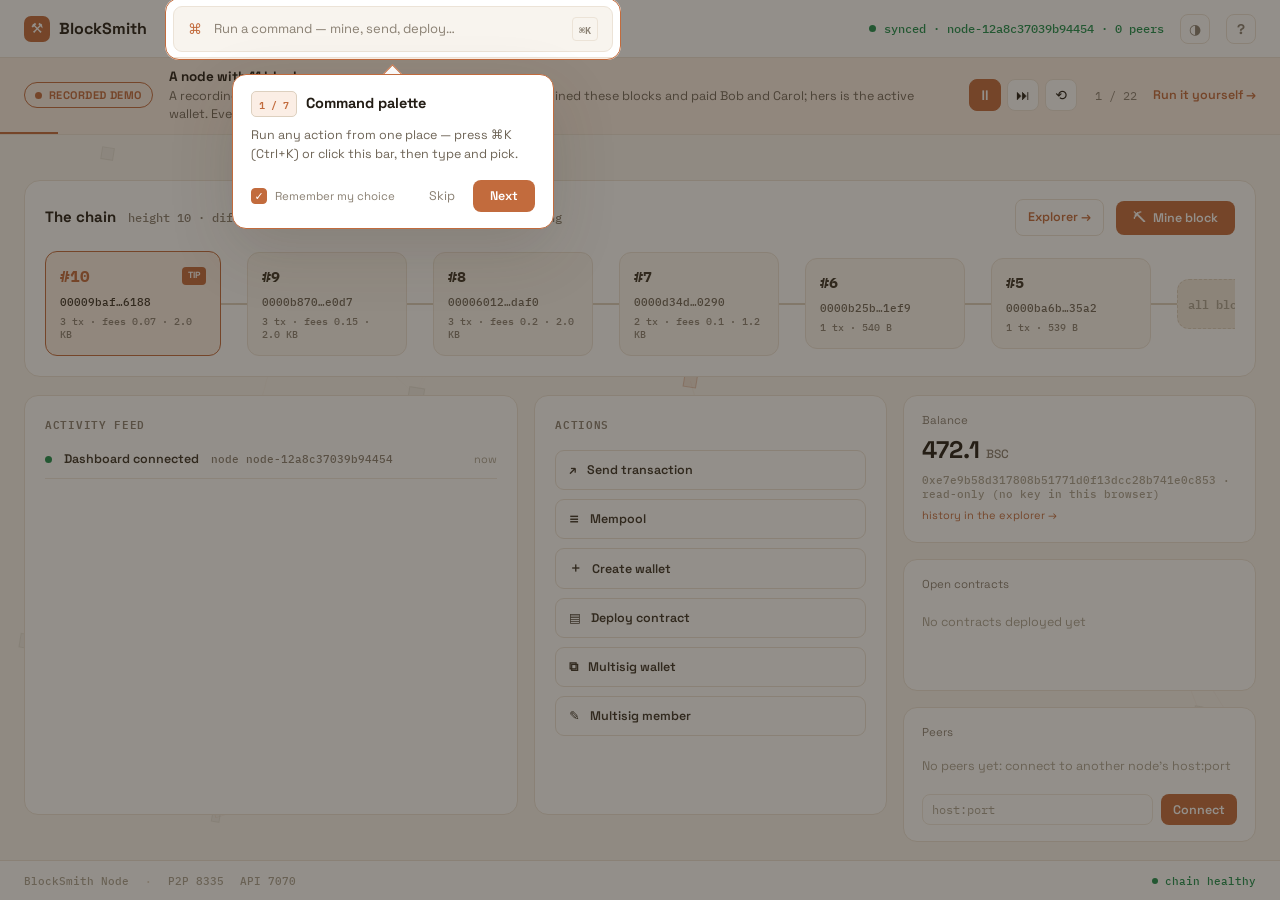
<file: docs/demo/index.html>
<!DOCTYPE html>
<html lang="en">
<head>
    <meta charset="UTF-8">
    <meta name="viewport" content="width=device-width, initial-scale=1.0">
    <title>BlockSmith Demo: a recorded node</title>
    <meta name="description" content="The BlockSmith dashboard replaying what a real node answered: blocks, transactions, contracts, a second node and a reorganisation.">
    <!-- Inline, so no request for /favicon.ico: the same page is served by a node and from a sub-folder (the demo). -->
    <link rel="icon" href="data:image/svg+xml,%3Csvg xmlns='http://www.w3.org/2000/svg' viewBox='0 0 32 32'%3E%3Crect width='32' height='32' rx='7' fill='%23e0894c'/%3E%3Cpath d='M9 22l7-7m-3-4l4-4 6 6-4 4z' stroke='%2320120a' stroke-width='2.6' fill='none' stroke-linecap='round' stroke-linejoin='round'/%3E%3C/svg%3E">
    <link rel="preconnect" href="https://fonts.googleapis.com">
    <link rel="preconnect" href="https://fonts.gstatic.com" crossorigin>
    <link href="https://fonts.googleapis.com/css2?family=Space+Grotesk:wght@400;500;600;700&family=IBM+Plex+Mono:wght@400;500;600&display=swap" rel="stylesheet">
    <link rel="stylesheet" href="style.css">
    <link rel="stylesheet" href="demo.css">
    <script>
        // Set the theme before first paint to avoid a flash of the wrong palette.
        (function () {
            var t;
            try { t = localStorage.getItem("bs_theme"); } catch (e) {}
            if (!t) t = (window.matchMedia && window.matchMedia("(prefers-color-scheme: light)").matches) ? "light" : "dark";
            if (t === "light") document.documentElement.setAttribute("data-theme", "light");
        })();
    </script>
</head>
<body>
<div id="app">
    <canvas id="bg" aria-hidden="true"></canvas>

    <!-- TOP BAR -->
    <header class="topbar">
        <div class="brand">
            <span class="brand-mark" aria-hidden="true">&#9874;</span>BlockSmith
        </div>

        <button id="palette-trigger" class="palette-trigger" data-tour="palette" type="button">
            <span class="palette-icon" aria-hidden="true">&#8984;</span>
            <span class="palette-placeholder">Run a command &mdash; mine, send, deploy&hellip;</span>
            <span class="kbd">&#8984;K</span>
        </button>

        <div id="sync" class="sync">
            <span class="dot dot-green"></span><span id="sync-text">connecting&hellip;</span>
        </div>

        <button id="lock-btn" class="lock-btn" type="button" hidden></button>
        <button id="theme-toggle" class="icon-btn" type="button" title="Toggle light / dark">&#9681;</button>
        <button id="help-btn" class="icon-btn" type="button" title="Restart the tour">?</button>
    </header>

    <!-- MAIN -->
    <main class="main">
        <div id="deck" class="main-inner">

            <!-- CHAIN HERO -->
            <section class="hero" data-tour="chain">
                <div class="hero-head">
                    <span class="hero-title">The chain</span>
                    <span id="hero-meta" class="hero-meta mono"></span>
                    <a id="explore-link" class="hero-explore" href="#/blocks" data-tour="explore">Explorer &rarr;</a>
                    <button id="mine-btn" class="btn-accent" type="button">
                        <span aria-hidden="true">&#9935;</span> Mine block
                    </button>
                </div>
                <div id="chain-row" class="chain-row"></div>
            </section>

            <!-- BOTTOM GRID -->
            <div class="grid">
                <section class="panel feed" data-tour="feed">
                    <div class="panel-label">Activity feed</div>
                    <div id="feed-list" class="scroll-col"></div>
                </section>

                <section class="panel actions" data-tour="actions">
                    <div class="panel-label">Actions</div>
                    <button class="action-btn" data-action="send" type="button"><span aria-hidden="true">&#8599;</span> Send transaction</button>
                    <button class="action-btn" data-action="mempool" type="button"><span aria-hidden="true">&#8801;</span> Mempool</button>
                    <button class="action-btn" data-action="wallet" type="button"><span aria-hidden="true">&#65291;</span> Create wallet</button>
                    <button class="action-btn" data-action="deploy" type="button"><span aria-hidden="true">&#9636;</span> Deploy contract</button>
                    <button class="action-btn" data-action="multisig" type="button"><span aria-hidden="true">&#10697;</span> Multisig wallet</button>
                    <button class="action-btn" data-action="member" type="button"><span aria-hidden="true">&#9998;</span> Multisig member</button>
                </section>

                <section class="side" data-tour="side">
                    <div class="panel balance-card">
                        <div class="card-label">Balance</div>
                        <div class="balance-value"><span id="balance-amount">&mdash;</span> <span class="balance-unit">BSC</span></div>
                        <div id="balance-address" class="mono balance-address">no active wallet</div>
                        <a id="balance-explore" class="x-link balance-explore" href="#/blocks" hidden>history in the explorer &rarr;</a>
                    </div>
                    <div class="panel contracts-card">
                        <div class="card-label">Open contracts</div>
                        <div id="contract-list" class="scroll-col"></div>
                    </div>
                    <div class="panel peers-card" data-tour="peers">
                        <div class="card-label">Peers <span id="peer-count" class="peer-count"></span></div>
                        <div id="peer-list" class="scroll-col"></div>
                        <form id="peer-form" class="peer-form" autocomplete="off">
                            <input id="peer-address" class="mono" type="text" placeholder="host:port" aria-label="Peer address (host:port)" spellcheck="false">
                            <button id="peer-connect" class="btn-accent" type="submit">Connect</button>
                        </form>
                    </div>
                </section>
            </div>

        </div>

        <!-- EXPLORER (Sprint 27b): shown instead of the deck for #/blocks, #/block/N, #/tx/ID, #/address/A -->
        <div id="explorer" class="main-inner explorer" hidden>
            <div class="x-head">
                <a class="x-back" href="#/">&larr; Dashboard</a>
                <a class="x-home" href="#/blocks">Explorer</a>
                <form id="explorer-search" class="x-search" autocomplete="off">
                    <input id="explorer-query" class="mono" type="search" placeholder="Block height, block hash, transaction id or address" aria-label="Search the chain" spellcheck="false">
                    <button class="btn-accent" type="submit">Search</button>
                </form>
            </div>
            <div id="explorer-body"></div>
        </div>
    </main>

    <!-- FOOTER -->
    <footer class="footer">
        <div class="footer-inner mono">
            <span>BlockSmith Node</span>
            <span class="footer-sep">&middot;</span>
            <span id="footer-p2p">P2P &mdash;</span>
            <span id="footer-api">API &mdash;</span>
            <span id="footer-health" class="footer-health"><span class="dot dot-green"></span>chain healthy</span>
        </div>
    </footer>

    <!-- Overlay roots: palette, drawer, toast, tour are built by app.js -->
    <div id="overlay-root"></div>
</div>

<!-- The recorded demo (Sprint 28): built by DemoSite, do not edit. recording.js is what a real node
     answered; demo.js answers the dashboard from it. app.js is the node's dashboard, unchanged. -->
<script src="recording.js"></script>
<script src="demo.js"></script>
<script src="app.js"></script>
</body>
</html>
</file>
<file: docs/demo/style.css>
/*
 * BlockSmith dashboard - "command deck" redesign.
 *
 * Single-screen layout: top bar / centered main (chain hero + bottom grid) /
 * footer, over a background canvas. Two themes (Clay dark / Clay) expressed as
 * CSS-variable palettes keyed by role; the light theme overrides on
 * :root[data-theme="light"]. app.js flips data-theme on <html>.
 */

:root {
    /* Clay dark (default) */
    --bg: #12100c;
    --card: #1c1712;
    --border: #2e2820;
    --divider: #241f18;
    --soft: #3a3226;
    --chip: #191510;
    --dashed: #181410;
    --tint: #251a11;
    --accent: #e0894c;
    --accent-hover: #ed975a;
    --on-accent: #20120a;
    --text: #f0ebe2;
    --text-soft: #ddd4c5;
    --text-mid: #b0a794;
    --muted: #8f8677;
    --muted2: #6f675a;
    --hover-border: #4a4030;
    --green: #6fd6a0;
    --amber: #e0a24e;
    --hash-tag-bg: #17271d;
    --err-bg: #2a140e;
    --err-border: #4a231a;
    --err-text: #f08a6a;

    --shadow-lg: 0 24px 70px rgba(0, 0, 0, .6);
    --shadow-drawer: -20px 0 60px rgba(0, 0, 0, .5);
    --shadow-toast: 0 16px 44px rgba(0, 0, 0, .5);
    --shadow-bubble: 0 22px 64px rgba(0, 0, 0, .6);
    --dim: rgba(8, 6, 4, .74);
    --backdrop: rgba(8, 6, 4, .62);

    /* Background canvas node/line colour (accent + muted RGB triples). */
    --canvas-accent: 224, 137, 76;
    --canvas-muted: 126, 114, 96;

    --font-ui: 'Space Grotesk', system-ui, -apple-system, 'Segoe UI', Roboto, sans-serif;
    --font-mono: 'IBM Plex Mono', ui-monospace, 'Cascadia Code', Consolas, monospace;
}

:root[data-theme="light"] {
    /* Clay (light) */
    --bg: #f8f4ee;
    --card: #ffffff;
    --border: #ece3d7;
    --divider: #f0e9de;
    --soft: #ddd0bf;
    --chip: #faf6f0;
    --dashed: #f1e9dd;
    --tint: #fbeee5;
    --accent: #c26b3d;
    --accent-hover: #b25f31;
    --on-accent: #ffffff;
    --text: #221c14;
    --text-soft: #3a3226;
    --text-mid: #6e6456;
    --muted: #8a8073;
    --muted2: #aba393;
    --hover-border: #d8cbb8;
    --green: #1f8f4e;
    --amber: #d08a2a;
    --hash-tag-bg: #e3f3ea;
    --err-bg: #fdeee2;
    --err-border: #f0cdb6;
    --err-text: #b23c1e;

    --shadow-lg: 0 24px 70px rgba(70, 52, 34, .16);
    --shadow-drawer: -20px 0 60px rgba(70, 52, 34, .16);
    --shadow-toast: 0 16px 44px rgba(70, 52, 34, .16);
    --shadow-bubble: 0 22px 64px rgba(70, 52, 34, .16);
    --dim: rgba(40, 32, 22, .5);
    --backdrop: rgba(40, 32, 22, .4);

    --canvas-accent: 194, 107, 61;
    --canvas-muted: 171, 163, 147;
}

* { box-sizing: border-box; }

html, body { margin: 0; height: 100%; }

body {
    background: var(--bg);
    color: var(--text);
    font-family: var(--font-ui);
    line-height: 1.5;
}

.mono { font-family: var(--font-mono); }

::placeholder { color: var(--muted2); }

#app {
    height: 100vh;
    display: flex;
    flex-direction: column;
    background: var(--bg);
    color: var(--text);
    overflow: hidden;
    position: relative;
}

#bg {
    position: absolute;
    inset: 0;
    width: 100%;
    height: 100%;
    z-index: 0;
    pointer-events: none;
}

/* ===== Keyframes ===== */
@keyframes bsPulse { 0%, 100% { opacity: 1; } 50% { opacity: .35; } }
@keyframes bsIn { from { opacity: 0; transform: translateY(8px); } to { opacity: 1; transform: none; } }
@keyframes bsDrawer { from { transform: translateX(24px); opacity: 0; } to { transform: none; opacity: 1; } }
@keyframes bsToast { from { transform: translateY(16px); opacity: 0; } to { transform: none; opacity: 1; } }

/* ===== Shared bits ===== */
.dot {
    width: 7px;
    height: 7px;
    border-radius: 50%;
    flex: none;
    display: inline-block;
}
.dot-green { background: var(--green); }
.dot-accent { background: var(--accent); }
.dot-amber { background: var(--amber); }

.btn-accent {
    background: var(--accent);
    color: var(--on-accent);
    border: none;
    border-radius: 8px;
    padding: 9px 17px;
    font-family: inherit;
    font-weight: 600;
    font-size: 12.5px;
    cursor: pointer;
    display: inline-flex;
    align-items: center;
    gap: 7px;
}
.btn-accent:hover { background: var(--accent-hover); }

.icon-btn {
    width: 30px;
    height: 30px;
    flex: none;
    border-radius: 8px;
    border: 1px solid var(--border);
    background: transparent;
    color: var(--muted);
    font-family: inherit;
    font-weight: 700;
    font-size: 14px;
    cursor: pointer;
}
.icon-btn:hover { border-color: var(--accent); color: var(--accent); }

/* ===== Top bar ===== */
.topbar {
    height: 58px;
    flex: none;
    background: var(--card);
    border-bottom: 1px solid var(--border);
    display: flex;
    align-items: center;
    padding: 0 24px;
    gap: 16px;
    position: relative;
    z-index: 1;
}

.brand {
    display: flex;
    align-items: center;
    gap: 9px;
    font-weight: 700;
    font-size: 16px;
}
.brand-mark {
    width: 26px;
    height: 26px;
    border-radius: 7px;
    background: var(--accent);
    color: var(--on-accent);
    display: flex;
    align-items: center;
    justify-content: center;
    font-size: 14px;
}

.palette-trigger {
    flex: 1;
    max-width: 440px;
    margin-left: 10px;
    display: flex;
    align-items: center;
    gap: 12px;
    background: var(--bg);
    border: 1px solid var(--border);
    border-radius: 9px;
    padding: 10px 14px;
    cursor: pointer;
    font-family: inherit;
    text-align: left;
}
.palette-trigger:hover { border-color: var(--hover-border); }
.palette-icon { font-size: 14px; color: var(--accent); }
.palette-placeholder { font-size: 13px; color: var(--muted); }
.kbd {
    margin-left: auto;
    font: 600 10px var(--font-mono);
    color: var(--muted);
    border: 1px solid var(--border);
    border-radius: 4px;
    padding: 2px 6px;
}

.sync {
    margin-left: auto;
    display: flex;
    align-items: center;
    gap: 8px;
    font: 500 12px var(--font-mono);
    color: var(--green);
}
.sync .dot { animation: bsPulse 2.6s ease-in-out infinite; }
.sync.stale { color: var(--err-text); }
.sync.stale .dot { background: var(--err-text); animation: none; }

/* ===== Main ===== */
.main {
    flex: 1;
    min-height: 0;
    overflow: auto;
    display: flex;
    position: relative;
    z-index: 1;
}
.main-inner {
    width: 100%;
    max-width: 1560px;
    margin: auto;
    padding: 24px;
    display: flex;
    flex-direction: column;
    gap: 18px;
}

/* ===== Chain hero ===== */
.hero {
    background: var(--card);
    border: 1px solid var(--border);
    border-radius: 16px;
    padding: 18px 20px;
    flex: none;
}
.hero-head {
    display: flex;
    align-items: center;
    gap: 12px;
    margin-bottom: 15px;
}
.hero-title { font-weight: 700; font-size: 15px; }
.hero-meta { font: 500 11.5px var(--font-mono); color: var(--muted); }
.hero-head .hero-explore { margin-left: auto; }
.hero-explore {
    font-weight: 600;
    font-size: 12.5px;
    color: var(--accent);
    text-decoration: none;
    padding: 8px 12px;
    border-radius: 8px;
    border: 1px solid var(--border);
    white-space: nowrap;
}
.hero-explore:hover { border-color: var(--accent); background: var(--tint); }

.chain-row {
    display: flex;
    align-items: center;
    gap: 0;
    overflow-x: auto;
    padding-bottom: 2px;
}
.conn { width: 26px; height: 2px; background: var(--soft); flex: none; }

.block {
    flex: none;
    border-radius: 12px;
    padding: 14px;
}
a.block { display: block; text-decoration: none; color: inherit; }
a.block:hover { border-color: var(--accent); }
a.genesis { display: block; text-decoration: none; }
a.genesis:hover { border-color: var(--accent); color: var(--accent); }
.block-older {
    width: 160px;
    background: var(--chip);
    border: 1px solid var(--border);
}
.block-tip {
    width: 176px;
    background: var(--tint);
    border: 1px solid var(--accent);
    animation: bsIn .3s ease both;
}
.block-top {
    display: flex;
    align-items: center;
    justify-content: space-between;
}
.block-num { font: 700 15px var(--font-mono); color: var(--text-soft); }
.block-tip .block-num { font-size: 16px; color: var(--accent); }
.tip-badge {
    font-size: 9px;
    font-weight: 700;
    color: var(--on-accent);
    background: var(--accent);
    padding: 2px 6px;
    border-radius: 4px;
}
.block-hash { font: 500 11px var(--font-mono); color: var(--text-mid); margin-top: 9px; word-break: break-all; }
.block-tip .block-hash { color: var(--text-soft); }
.block-meta { font: 500 10px var(--font-mono); color: var(--muted); margin-top: 6px; }

.genesis {
    width: 120px;
    flex: none;
    background: var(--dashed);
    border: 1px dashed var(--soft);
    border-radius: 12px;
    padding: 14px 8px;
    text-align: center;
    font: 600 12px var(--font-mono);
    color: var(--muted2);
}

/* ===== Bottom grid ===== */
.grid {
    display: grid;
    grid-template-columns: 1.4fr 1fr 1fr;
    gap: 16px;
    height: 420px;
}

.panel {
    background: var(--card);
    border: 1px solid var(--border);
    border-radius: 14px;
    padding: 18px 20px;
}

.panel-label {
    font: 600 10.5px var(--font-mono);
    color: var(--muted);
    text-transform: uppercase;
    letter-spacing: .7px;
    margin-bottom: 8px;
}

.feed, .actions { display: flex; flex-direction: column; min-height: 0; }
.actions { gap: 9px; }

.scroll-col {
    display: flex;
    flex-direction: column;
    overflow: auto;
}

/* Activity feed rows */
.feed-row {
    display: flex;
    align-items: center;
    gap: 12px;
    padding: 9px 0;
    border-bottom: 1px solid var(--divider);
}
.feed-title { font-weight: 600; font-size: 12.5px; color: var(--text-soft); flex: none; }
.feed-meta {
    font: 500 11px var(--font-mono);
    color: var(--muted);
    overflow: hidden;
    text-overflow: ellipsis;
    white-space: nowrap;
}
.feed-time { margin-left: auto; font-size: 11px; color: var(--muted2); flex: none; }
.feed-empty { font-size: 12.5px; color: var(--muted2); padding: 9px 0; }

/* Action buttons */
.action-btn {
    display: flex;
    align-items: center;
    gap: 10px;
    padding: 11px 13px;
    border-radius: 9px;
    border: 1px solid var(--border);
    background: transparent;
    font-family: inherit;
    font-weight: 600;
    font-size: 12.5px;
    color: var(--text-soft);
    cursor: pointer;
    text-align: left;
}
.action-btn:hover { border-color: var(--accent); background: var(--tint); }

/* Right column */
.side { display: flex; flex-direction: column; gap: 16px; min-height: 0; }
.balance-card { flex: none; padding: 16px 18px; }
.contracts-card { flex: 1; min-height: 132px; display: flex; flex-direction: column; padding: 16px 18px; }
.card-label { font-size: 11.5px; color: var(--muted); }
.contracts-card .card-label { margin-bottom: 10px; }
.balance-value { font-size: 24px; font-weight: 700; margin-top: 3px; }
.balance-unit { font-size: 12px; color: var(--muted); font-weight: 500; }
.balance-address { font: 500 10.5px var(--font-mono); color: var(--muted2); margin-top: 5px; word-break: break-all; cursor: pointer; }
.balance-address:hover { color: var(--accent); }

.contract-row {
    display: flex;
    align-items: center;
    gap: 8px;
    padding: 9px 0;
    border-bottom: 1px solid var(--divider);
    cursor: pointer;
}
.contract-row:hover { background: var(--tint); }
.contract-row.claimed { opacity: .6; cursor: default; }
.contract-row.claimed:hover { background: transparent; }
.contract-amount { font: 700 12px var(--font-mono); flex: none; }
.contract-tag {
    font-size: 8.5px;
    font-weight: 700;
    padding: 2px 6px;
    border-radius: 4px;
    flex: none;
}
.contract-tag.multi { color: var(--accent); background: var(--tint); }
.contract-tag.hash { color: var(--green); background: var(--hash-tag-bg); }
.contract-tag.other { color: var(--muted); background: var(--chip); }
.contract-id { margin-left: auto; font: 500 10.5px var(--font-mono); color: var(--muted2); flex: none; }
/* Peers (Sprint 26c) */
.peers-card { flex: none; display: flex; flex-direction: column; padding: 16px 18px; }
.peers-card .card-label { margin-bottom: 6px; }
.peers-card .scroll-col { max-height: 168px; }
.peer-count { font: 700 10.5px var(--font-mono); color: var(--accent); margin-left: 4px; }
.peer-row {
    display: flex;
    align-items: center;
    gap: 8px;
    padding: 7px 0;
    border-bottom: 1px solid var(--divider);
    min-width: 0;
}
.peer-dir { flex: none; width: 14px; font-weight: 700; text-align: center; }
.peer-dir.outbound { color: var(--accent); }
.peer-dir.inbound { color: var(--muted); }
.peer-address { font: 600 11.5px var(--font-mono); flex: 1; min-width: 0; overflow: hidden; text-overflow: ellipsis; white-space: nowrap; }
.peer-id { font: 500 10.5px var(--font-mono); color: var(--muted2); flex: none; }
.peer-state { font-size: 8.5px; font-weight: 700; padding: 2px 6px; border-radius: 4px; flex: none; background: var(--tint); color: var(--muted); text-transform: lowercase; }
.peer-form { display: flex; gap: 8px; margin-top: 10px; }
.peer-form input {
    flex: 1;
    min-width: 0;
    font-size: 12px;
    padding: 7px 9px;
    border-radius: 8px;
    border: 1px solid var(--divider);
    background: transparent;
    color: inherit;
    outline: none;
}
.peer-form input:focus { border-color: var(--accent); }
.peer-form button { flex: none; padding: 7px 12px; }

.contract-empty { font-size: 12.5px; color: var(--muted2); padding: 9px 0; }

/* ===== Footer ===== */
.footer {
    flex: none;
    height: 40px;
    background: var(--card);
    border-top: 1px solid var(--border);
    display: flex;
    align-items: center;
    justify-content: center;
    position: relative;
    z-index: 1;
}
.footer-inner {
    width: 100%;
    max-width: 1560px;
    padding: 0 24px;
    display: flex;
    align-items: center;
    gap: 16px;
    font: 500 11px var(--font-mono);
    color: var(--muted2);
}
.footer-sep { color: var(--soft); }
.footer-health { margin-left: auto; display: flex; align-items: center; gap: 7px; color: var(--green); }
.footer-health .dot { width: 6px; height: 6px; }
.footer-health.stale { color: var(--err-text); }
.footer-health.stale .dot { background: var(--err-text); }

/* ===== Command palette ===== */
.backdrop {
    position: fixed;
    inset: 0;
    background: var(--backdrop);
    backdrop-filter: blur(3px);
    z-index: 40;   /* below both the palette-wrap (51) and the drawer-wrap (41) */
}
.palette-wrap {
    position: fixed;
    inset: 0;
    display: flex;
    align-items: flex-start;
    justify-content: center;
    padding-top: 14vh;
    z-index: 51;
}
.palette {
    width: 560px;
    max-width: 90vw;
    background: var(--card);
    border: 1px solid var(--soft);
    border-radius: 14px;
    box-shadow: var(--shadow-lg);
    overflow: hidden;
    animation: bsIn .16s ease both;
}
.palette-search {
    display: flex;
    align-items: center;
    gap: 12px;
    padding: 16px 18px;
    border-bottom: 1px solid var(--border);
}
.palette-search .palette-icon { font-size: 16px; }
.palette-search input {
    flex: 1;
    background: transparent;
    border: none;
    outline: none;
    color: var(--text);
    font-family: inherit;
    font-size: 15px;
}
.palette-list { padding: 8px; max-height: 340px; overflow: auto; }
.cmd {
    display: flex;
    align-items: center;
    gap: 13px;
    padding: 11px 12px;
    border-radius: 9px;
    cursor: pointer;
}
.cmd:hover, .cmd.active { background: var(--tint); }
.cmd-icon {
    width: 30px;
    height: 30px;
    flex: none;
    display: flex;
    align-items: center;
    justify-content: center;
    border-radius: 8px;
    background: var(--tint);
    color: var(--accent);
    font-size: 14px;
}
.cmd-label { font-weight: 600; font-size: 13.5px; color: var(--text); }
.cmd-hint { font-size: 11.5px; color: var(--muted); }

/* ===== Side drawer ===== */
.drawer-wrap {
    position: fixed;
    inset: 0;
    display: flex;
    justify-content: flex-end;
    z-index: 41;
}
.drawer {
    width: 420px;
    max-width: 92vw;
    height: 100%;
    background: var(--card);
    border-left: 1px solid var(--soft);
    box-shadow: var(--shadow-drawer);
    padding: 24px;
    display: flex;
    flex-direction: column;
    animation: bsDrawer .2s ease both;
    overflow: auto;
}
.drawer-head {
    display: flex;
    align-items: center;
    margin-bottom: 20px;
}
.drawer-title { font-weight: 700; font-size: 17px; }
.drawer-head .icon-btn { margin-left: auto; font-size: 16px; }
.drawer-form { display: flex; flex-direction: column; gap: 15px; }
.field { display: flex; flex-direction: column; gap: 7px; }
.field label {
    font: 500 11px var(--font-mono);
    color: var(--muted);
    text-transform: uppercase;
    letter-spacing: .5px;
}
.field input,
.field textarea,
.field select {
    background: var(--bg);
    border: 1px solid var(--border);
    border-radius: 9px;
    padding: 12px 14px;
    color: var(--text);
    font-family: var(--font-mono);
    font-size: 13px;
    outline: none;
}
.field input:focus,
.field textarea:focus { border-color: var(--accent); }
.field textarea { resize: vertical; min-height: 64px; font-size: 12px; word-break: break-all; }
.field-hint { font-size: 11px; color: var(--muted2); }
.drawer p.note { margin: 0; font-size: 13px; line-height: 1.6; color: var(--text-mid); }
.readout {
    background: var(--bg);
    border: 1px solid var(--border);
    border-radius: 9px;
    padding: 14px;
}
.readout-label {
    font: 500 10.5px var(--font-mono);
    color: var(--muted);
    text-transform: uppercase;
    letter-spacing: .5px;
}
.readout-value { font: 600 14px var(--font-mono); color: var(--accent); margin-top: 7px; word-break: break-all; }
.form-error {
    font-size: 12px;
    color: var(--err-text);
    background: var(--err-bg);
    border: 1px solid var(--err-border);
    border-radius: 8px;
    padding: 9px 12px;
    word-break: break-word;
}
.drawer-submit {
    margin-top: 4px;
    background: var(--accent);
    color: var(--on-accent);
    border: none;
    border-radius: 9px;
    padding: 13px;
    font-family: inherit;
    font-weight: 600;
    font-size: 13.5px;
    cursor: pointer;
}
.drawer-submit:hover { background: var(--accent-hover); }
.segmented { display: flex; gap: 8px; }
.seg-btn {
    flex: 1;
    padding: 10px;
    border-radius: 9px;
    border: 1px solid var(--border);
    background: transparent;
    color: var(--text-soft);
    font-family: inherit;
    font-weight: 600;
    font-size: 12px;
    cursor: pointer;
}
.seg-btn.active { border-color: var(--accent); background: var(--tint); }

/* Suggested fees + mempool drawer (Sprint 19d) */
.fee-suggest { margin-top: 4px; }
.fee-suggest .seg-btn { display: flex; flex-direction: column; gap: 3px; padding: 8px; }
.fee-suggest-label { font-size: 11px; color: var(--muted); font-weight: 500; }
.fee-suggest-value { font: 600 12px var(--font-mono); }
.mp-summary { font: 500 11.5px var(--font-mono); color: var(--muted); }
.mp-list { display: flex; flex-direction: column; }
.mp-row {
    display: flex;
    align-items: center;
    gap: 12px;
    padding: 10px 0;
    border-bottom: 1px solid var(--divider);
}
.mp-main { flex: 1; min-width: 0; }
.mp-title { font-weight: 600; font-size: 12.5px; color: var(--text-soft); }
.mp-meta {
    font: 500 11px var(--font-mono);
    color: var(--muted);
    margin-top: 3px;
    overflow: hidden;
    text-overflow: ellipsis;
    white-space: nowrap;
}
.mp-bump {
    flex: none;
    padding: 7px 10px;
    border-radius: 8px;
    border: 1px solid var(--border);
    background: transparent;
    color: var(--text-soft);
    font-family: inherit;
    font-weight: 600;
    font-size: 11.5px;
    cursor: pointer;
}
.mp-bump:hover { border-color: var(--accent); background: var(--tint); }

/* Browser wallet (Sprint 22c) */
.export-key { font-size: 11px; font-weight: 500; color: var(--text-mid); }
.mp-bump:disabled { opacity: .45; cursor: not-allowed; }

/* Encrypted keystore (Sprint 24a) */
.lock-btn {
    flex: none;
    height: 30px;
    padding: 0 11px;
    border-radius: 8px;
    border: 1px solid var(--border);
    background: transparent;
    color: var(--text-soft);
    font: 600 11.5px var(--font-mono);
    cursor: pointer;
}
.lock-btn[hidden] { display: none; }
.lock-btn.unlocked { border-color: var(--accent); color: var(--accent); }
.lock-btn.legacy { border-color: var(--err-border); color: var(--err-text); background: var(--err-bg); }
.unlock-root {
    position: fixed;
    inset: 0;
    z-index: 70;
    display: flex;
    align-items: center;
    justify-content: center;
    padding: 16px;
}
.unlock-root .backdrop { z-index: 0; }
.unlock-box {
    position: relative;
    width: 400px;
    max-width: 100%;
    background: var(--card);
    border: 1px solid var(--soft);
    border-radius: 14px;
    box-shadow: var(--shadow-drawer);
    padding: 22px;
    display: flex;
    flex-direction: column;
    gap: 14px;
}
.unlock-box p.note { margin: 0; font-size: 13px; line-height: 1.6; color: var(--text-mid); }

/* Multisig signing (Sprint 23b) */
.ms-status { flex: none; font: 600 11px var(--font-mono); color: var(--muted); }
.ms-status.ok { color: var(--accent); }

/* ===== Toast ===== */
.toast {
    position: fixed;
    bottom: 24px;
    left: 50%;
    transform: translateX(-50%);
    background: var(--tint);
    border: 1px solid var(--accent);
    color: var(--text);
    border-radius: 11px;
    padding: 13px 20px;
    font-size: 13px;
    font-weight: 600;
    box-shadow: var(--shadow-toast);
    z-index: 60;
    animation: bsToast .22s ease both;
    display: flex;
    align-items: center;
    gap: 10px;
}
.toast .toast-mark { color: var(--accent); }
.toast.error { border-color: var(--err-border); }
.toast.error .toast-mark { color: var(--err-text); }

/* ===== Onboarding tour (PR 2) ===== */
.tour-block { position: fixed; inset: 0; z-index: 90; }
.tour-spot {
    position: fixed;
    border-radius: 14px;
    box-shadow: 0 0 0 9999px var(--dim);
    border: 1.5px solid var(--accent);
    pointer-events: none;
    z-index: 91;
    transition: left .28s ease, top .28s ease, width .28s ease, height .28s ease;
}
.tour-bubble { position: fixed; width: 322px; z-index: 92; }
.tour-tail {
    position: absolute;
    width: 13px;
    height: 13px;
    background: var(--card);
    border-left: 1.5px solid var(--accent);
    border-top: 1.5px solid var(--accent);
}
.tour-body {
    position: relative;
    background: var(--card);
    border: 1.5px solid var(--accent);
    border-radius: 14px;
    padding: 16px 18px;
    box-shadow: var(--shadow-bubble);
    animation: bsIn .2s ease both;
}
.tour-top { display: flex; align-items: center; gap: 9px; margin-bottom: 9px; }
.tour-count {
    font: 600 10px var(--font-mono);
    color: var(--accent);
    background: var(--tint);
    border: 1px solid var(--soft);
    border-radius: 5px;
    padding: 3px 7px;
}
.tour-heading { font-weight: 700; font-size: 14.5px; color: var(--text); }
.tour-text { font-size: 12.5px; line-height: 1.55; color: var(--text-mid); }
.tour-foot { display: flex; align-items: center; gap: 12px; margin-top: 16px; }
.tour-remember { display: flex; align-items: center; gap: 8px; cursor: pointer; user-select: none; }
.tour-check {
    width: 16px;
    height: 16px;
    flex: none;
    border-radius: 4px;
    border: 1.5px solid var(--soft);
    background: transparent;
    display: flex;
    align-items: center;
    justify-content: center;
    color: var(--on-accent);
    font-size: 11px;
    font-weight: 700;
}
.tour-remember.on .tour-check { border-color: var(--accent); background: var(--accent); }
.tour-remember span:last-child { font-size: 11.5px; color: var(--muted); }
.tour-skip {
    margin-left: auto;
    background: transparent;
    border: none;
    color: var(--muted);
    font-family: inherit;
    font-size: 12.5px;
    cursor: pointer;
}
.tour-skip:hover { color: var(--text); }
.tour-next {
    background: var(--accent);
    color: var(--on-accent);
    border: none;
    border-radius: 8px;
    padding: 8px 17px;
    font-family: inherit;
    font-weight: 600;
    font-size: 12.5px;
    cursor: pointer;
}
.tour-next:hover { background: var(--accent-hover); }

/* Slim scrollbars for the capped lists. */
.scroll-col::-webkit-scrollbar,
.chain-row::-webkit-scrollbar,
.palette-list::-webkit-scrollbar { width: 8px; height: 8px; }
.scroll-col::-webkit-scrollbar-thumb,
.chain-row::-webkit-scrollbar-thumb,
.palette-list::-webkit-scrollbar-thumb { background: var(--soft); border-radius: 4px; }

/* Narrow screens: stack the bottom grid, let it grow. */
/* ===== Explorer (Sprint 27b) ===== */
.main-inner[hidden] { display: none; }
.explorer { margin-top: 0; margin-bottom: auto; max-width: 1180px; }
.x-head { display: flex; align-items: center; gap: 14px; flex-wrap: wrap; }
.x-back, .x-home { text-decoration: none; font-weight: 600; font-size: 12.5px; white-space: nowrap; }
.x-back { color: var(--muted); }
.x-back:hover { color: var(--accent); }
.x-home { color: var(--text); font-size: 15px; font-weight: 700; }
.x-search { display: flex; gap: 8px; flex: 1; min-width: 240px; }
.x-search input {
    flex: 1;
    min-width: 0;
    font-size: 12.5px;
    padding: 9px 12px;
    border-radius: 9px;
    border: 1px solid var(--border);
    background: var(--card);
    color: inherit;
    outline: none;
}
.x-search input:focus { border-color: var(--accent); }
.x-view { display: flex; flex-direction: column; gap: 16px; }
.x-panel { min-width: 0; }
.x-title { display: flex; align-items: baseline; gap: 12px; flex-wrap: wrap; margin-bottom: 12px; }
.x-title h1 { font-size: 19px; font-weight: 700; margin: 0; }
.x-title .x-nav { margin-left: auto; display: flex; gap: 14px; font-size: 12.5px; font-weight: 600; }
.x-link { color: var(--accent); text-decoration: none; }
.x-link:hover { text-decoration: underline; }
.x-dim { color: var(--muted2); }
.x-tag, .x-pill {
    font: 700 9.5px var(--font-mono);
    padding: 2px 7px;
    border-radius: 4px;
    background: var(--chip);
    color: var(--muted);
    text-transform: uppercase;
    letter-spacing: .4px;
    white-space: nowrap;
}
.x-pill.ok { color: var(--green); background: var(--hash-tag-bg); }
.x-pill.wait { color: var(--amber); background: var(--tint); }
.x-pill.in { color: var(--green); background: var(--hash-tag-bg); }
.x-pill.out { color: var(--accent); background: var(--tint); }

/* Chain totals */
.x-stats { display: grid; grid-template-columns: repeat(6, 1fr); gap: 12px; }
.x-stat { background: var(--card); border: 1px solid var(--border); border-radius: 12px; padding: 13px 15px; min-width: 0; }
.x-stat-label { font: 600 10px var(--font-mono); color: var(--muted); text-transform: uppercase; letter-spacing: .6px; }
.x-stat-value { font-size: 19px; font-weight: 700; margin-top: 3px; overflow: hidden; text-overflow: ellipsis; white-space: nowrap; }
.x-stat-unit { font-size: 11px; font-weight: 500; color: var(--muted); }

/* Label / value lines of a block, a transaction, an address */
.x-kv { display: grid; grid-template-columns: 170px 1fr; gap: 12px; padding: 9px 0; border-bottom: 1px solid var(--divider); }
.x-kv:last-child { border-bottom: none; }
.x-k { font-size: 12px; color: var(--muted); }
.x-v { font: 500 12.5px var(--font-mono); color: var(--text-soft); min-width: 0; overflow-wrap: anywhere; }

/* Lists: blocks, a block's transactions, an address's history */
.x-scroll { overflow-x: auto; }
.x-table { width: 100%; border-collapse: collapse; font: 500 12px var(--font-mono); }
.x-table th {
    text-align: left;
    font: 600 10px var(--font-mono);
    color: var(--muted);
    text-transform: uppercase;
    letter-spacing: .6px;
    padding: 0 12px 8px 0;
    white-space: nowrap;
}
.x-table td { padding: 9px 12px 9px 0; border-top: 1px solid var(--divider); white-space: nowrap; color: var(--text-soft); }
.x-table th.num, .x-table td.num { text-align: right; }
.x-table th:last-child, .x-table td:last-child { padding-right: 0; }
.x-table tr:hover td { background: var(--tint); }
.x-more, .x-pager button {
    margin-top: 12px;
    padding: 9px 14px;
    border-radius: 9px;
    border: 1px solid var(--border);
    background: transparent;
    color: var(--text-soft);
    font-family: inherit;
    font-weight: 600;
    font-size: 12.5px;
    cursor: pointer;
}
.x-more { width: 100%; }
.x-more:hover, .x-pager button:hover { border-color: var(--accent); background: var(--tint); }
.x-more:disabled, .x-pager button:disabled { opacity: .45; cursor: default; }
.x-more[hidden] { display: none; }
.x-pager { display: flex; align-items: center; gap: 12px; }
.x-pager span { font: 500 11.5px var(--font-mono); color: var(--muted); margin-top: 12px; }
.x-empty { font-size: 13px; color: var(--muted); padding: 18px 0; }
.balance-explore { display: inline-block; font-size: 11px; margin-top: 6px; }
.balance-explore[hidden] { display: none; }

@media (max-width: 1100px) {
    .x-stats { grid-template-columns: repeat(3, 1fr); }
}
@media (max-width: 640px) {
    .x-stats { grid-template-columns: repeat(2, 1fr); }
    .x-kv { grid-template-columns: 1fr; gap: 2px; }
    .x-table .opt { display: none; }
    .x-table { font-size: 11px; }
    .x-table th, .x-table td { padding-right: 8px; }
    .explorer { padding: 14px; }
    .x-panel { padding: 14px; }
    .x-search { flex-basis: 100%; }
    .hero-meta { display: none; }
}

@media (max-width: 900px) {
    .grid { grid-template-columns: 1fr; height: auto; }
    .feed .scroll-col { max-height: 220px; }
}

@media (prefers-reduced-motion: reduce) {
    .sync .dot,
    .block-tip,
    .palette,
    .drawer,
    .toast,
    .tour-body { animation: none; }
    .tour-spot { transition: none; }
}
</file>
<file: docs/demo/demo.css>
/*
 * BlockSmith recorded demo: the player's bar (Sprint 28b).
 * Sits between the top bar and the dashboard; uses the dashboard's own
 * colour variables, so it follows the dark / light theme.
 */
.demo-bar {
    flex: none;
    position: relative;
    z-index: 2;
    display: flex;
    align-items: center;
    gap: 16px;
    padding: 9px 24px 11px;
    background: var(--tint);
    border-bottom: 1px solid var(--border);
    color: var(--text);
}

.demo-badge {
    flex: none;
    display: inline-flex;
    align-items: center;
    gap: 7px;
    padding: 4px 10px;
    border: 1px solid var(--accent);
    border-radius: 999px;
    font-size: 11px;
    font-weight: 700;
    letter-spacing: .04em;
    text-transform: uppercase;
    color: var(--accent);
    white-space: nowrap;
}
.demo-rec {
    width: 7px;
    height: 7px;
    border-radius: 50%;
    background: var(--accent);
}

.demo-text {
    flex: 1;
    min-width: 0;
    display: flex;
    flex-direction: column;
    gap: 1px;
}
.demo-title {
    font-size: 13.5px;
    font-weight: 700;
    color: var(--text);
}
.demo-detail {
    font-size: 12.5px;
    line-height: 1.4;
    color: var(--text-mid);
}

.demo-controls {
    flex: none;
    display: flex;
    align-items: center;
    gap: 6px;
}
.demo-btn {
    width: 32px;
    height: 32px;
    border-radius: 8px;
    border: 1px solid var(--border);
    background: var(--card);
    color: var(--text);
    font-family: inherit;
    font-size: 14px;
    line-height: 1;
    cursor: pointer;
}
.demo-btn:hover:not(:disabled) { border-color: var(--accent); color: var(--accent); }
.demo-btn:focus-visible, .demo-run:focus-visible { outline: 2px solid var(--accent); outline-offset: 2px; }
.demo-btn:disabled { opacity: .4; cursor: default; }
.demo-btn[hidden] { display: none; }
.demo-play { background: var(--accent); border-color: var(--accent); color: var(--on-accent); }
.demo-play:hover:not(:disabled) { background: var(--accent-hover); color: var(--on-accent); }
.demo-count {
    min-width: 54px;
    text-align: right;
    font-size: 11.5px;
    color: var(--muted);
    white-space: nowrap;
}

.demo-run {
    flex: none;
    font-size: 12.5px;
    font-weight: 600;
    color: var(--accent);
    text-decoration: none;
    white-space: nowrap;
}
.demo-run:hover { text-decoration: underline; }

.demo-progress {
    position: absolute;
    left: 0;
    bottom: 0;
    height: 2px;
    width: 0;
    background: var(--accent);
    transition: width .4s ease;
}

@media (max-width: 900px) {
    .demo-bar { flex-wrap: wrap; gap: 8px 12px; padding: 9px 16px 11px; }
    .demo-text { order: 5; flex-basis: 100%; }
    .demo-controls { margin-left: auto; }
}
@media (max-width: 640px) {
    .demo-run { order: 6; }
    .demo-count { min-width: 0; }
}
@media (prefers-reduced-motion: reduce) {
    .demo-progress { transition: none; }
}
</file>
